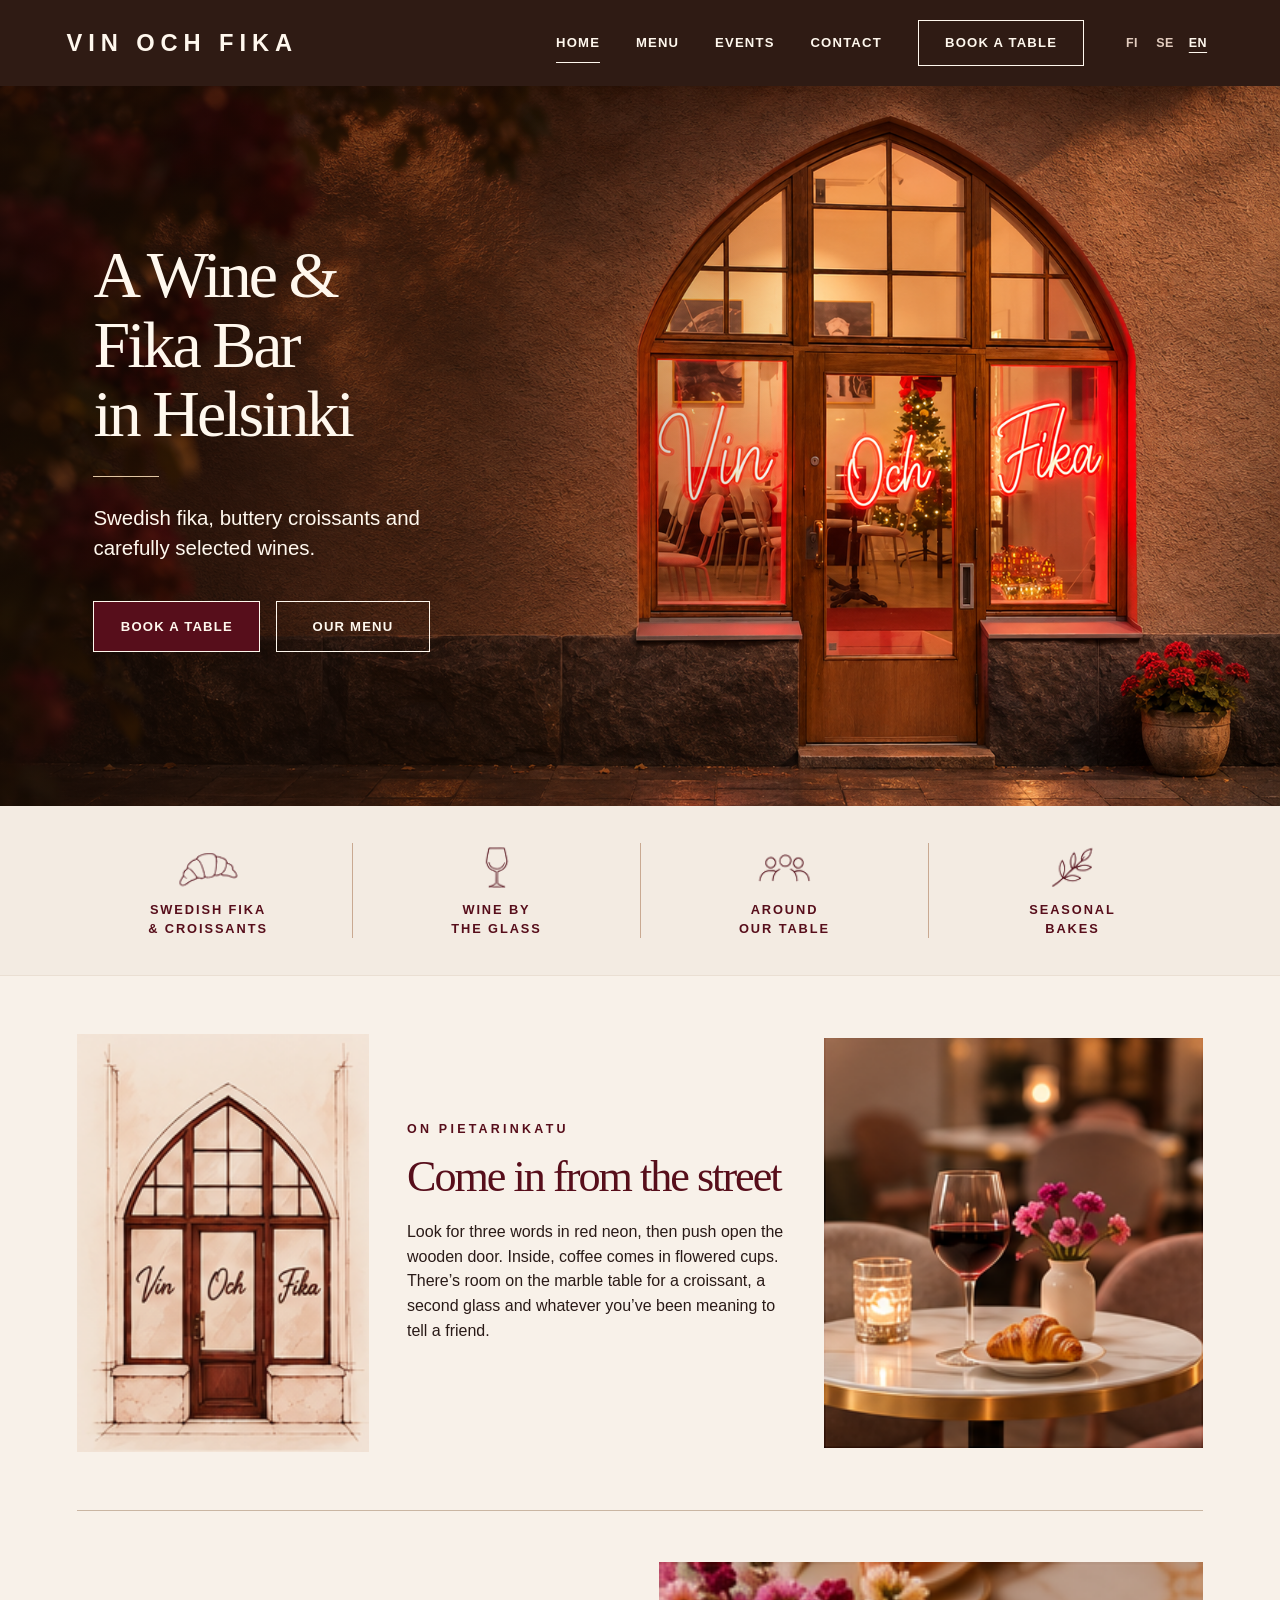
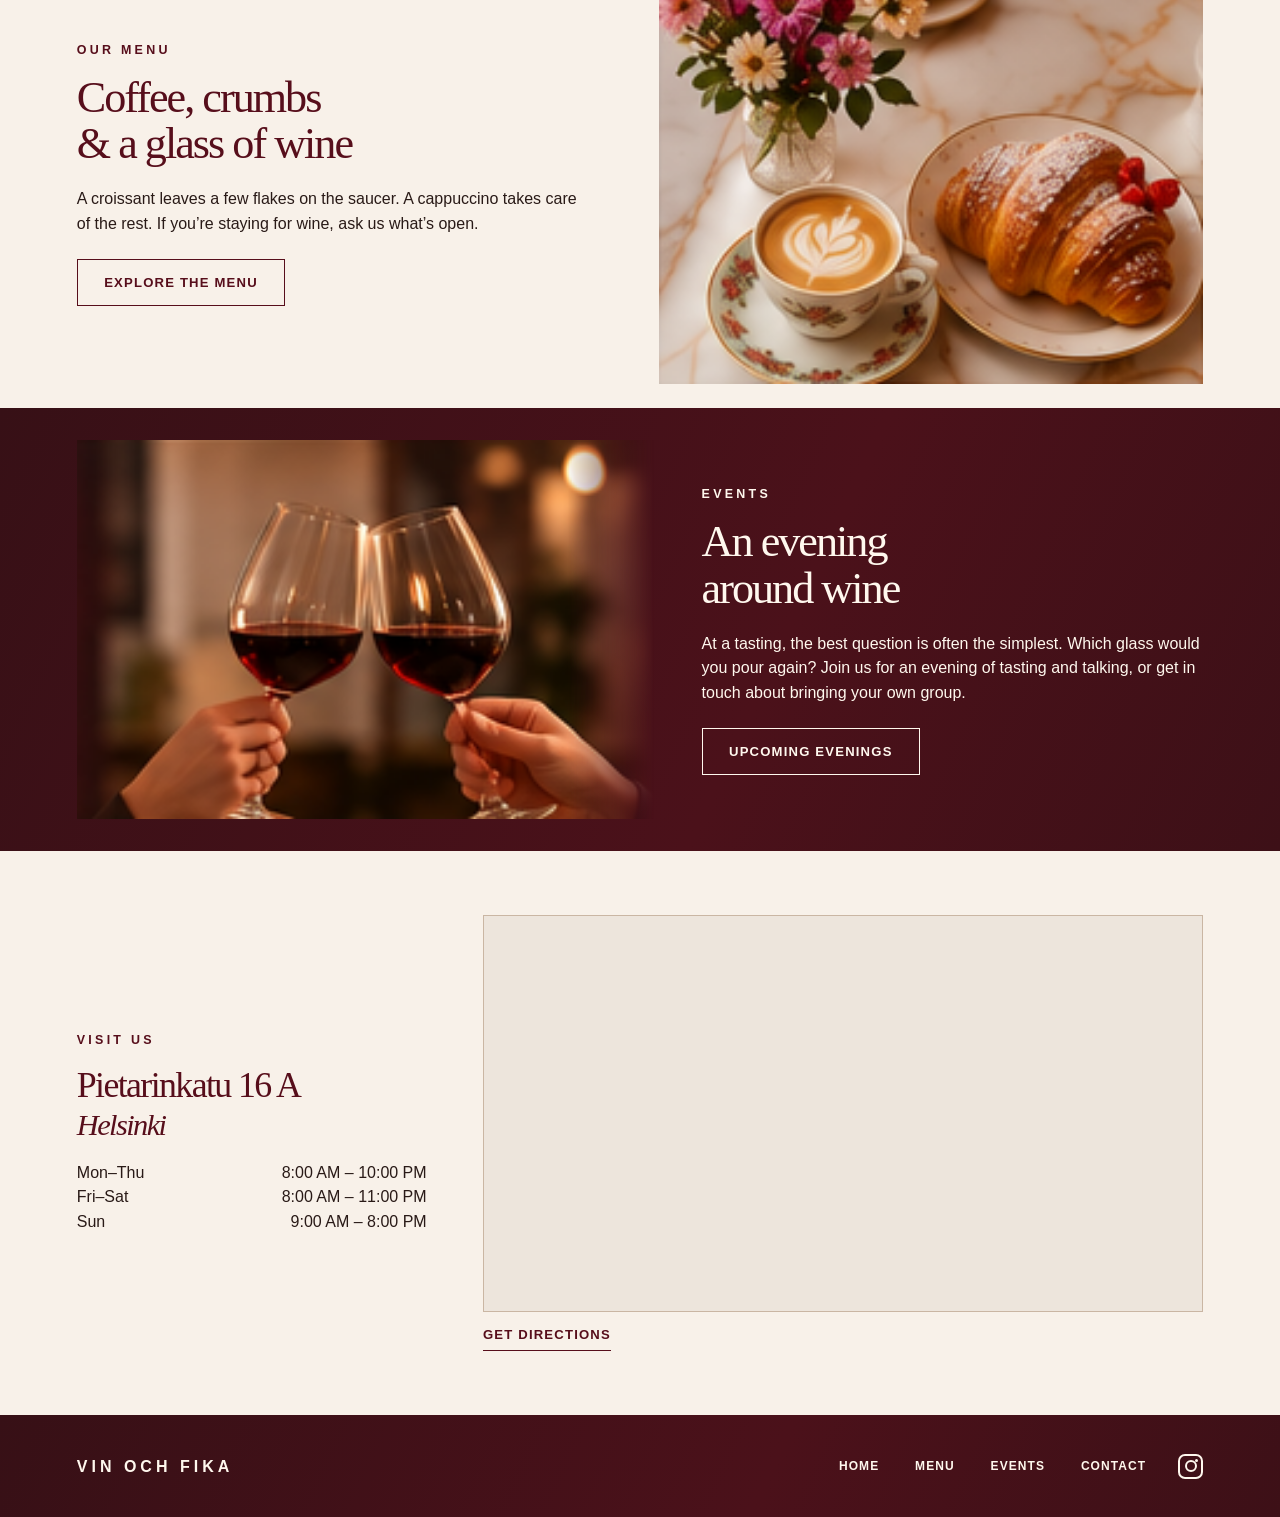
<file: index.html>
<!doctype html>
<html lang="en">
<head>
  <meta charset="utf-8">
  <meta name="viewport" content="width=device-width, initial-scale=1">
  <meta name="theme-color" content="#451018">
  <meta name="description" content="Swedish fika, buttery croissants and carefully selected wines on Pietarinkatu in Helsinki.">
  <title>Vin Och Fika | A Wine &amp; Fika Bar in Helsinki</title>
  <link rel="icon" href="images/croissant-icon.png">
  <link rel="preload" href="images/vin-och-fika-storefront.png" as="image">
  <link rel="stylesheet" href="site.css">
  <script defer src="site.js"></script>
<link rel="alternate" hreflang="fi" href="index.fi.html"><link rel="alternate" hreflang="sv" href="index.sv.html"><link rel="alternate" hreflang="en" href="index.html"></head>
<body>
<a class="skip" href="#main">Skip to content</a>
<header class="header">
  <a class="brand" href="#home">Vin Och Fika</a>
  <button class="nav-toggle" type="button" aria-expanded="false" aria-controls="navigation" aria-label="Open navigation" data-open-label="Open navigation" data-close-label="Close navigation"><span></span><span></span><span></span></button>
  <nav id="navigation" aria-label="Main navigation">
    <a href="#home" aria-current="page">Home</a><a href="menu.html">Menu</a><a href="#events">Events</a><a href="#visit">Contact</a>
    <a class="button" data-dialog="booking" href="https://ig.me/m/vinochfika">Book a Table</a>
  </nav>
<div class="languages" role="group" aria-label="Language"><a href="index.fi.html" hreflang="fi" lang="fi" aria-label="Suomi">FI</a><a href="index.sv.html" hreflang="sv" lang="sv" aria-label="Svenska">SE</a><a href="index.html" hreflang="en" lang="en" aria-label="English" aria-current="true">EN</a></div></header>
<main id="main">
  <section class="hero" id="home" aria-labelledby="hero-title">
    <div class="hero-art" role="img" aria-label="The pointed wooden doorway on Pietarinkatu with three red neon signs reading Vin Och Fika.">
      <img src="images/vin-och-fika-storefront.png" width="1672" height="941" alt="" fetchpriority="high">
    </div>
    <div class="hero-copy">
      <h1 id="hero-title">A Wine &amp;<br> Fika Bar<br> in Helsinki</h1>
      <div class="fine-rule"></div>
      <p>Swedish fika, buttery croissants and carefully selected wines.</p>
      <div class="actions"><a class="button solid" href="https://ig.me/m/vinochfika" data-dialog="booking">Book a Table</a><a class="button" href="menu.html">Our Menu</a></div>
    </div>
    <a class="down" href="#highlights" aria-label="Explore the café"></a>
  </section>
  <nav id="highlights" class="highlights" aria-label="Explore the café">
    <a href="menu.html#fika"><img src="images/croissant-icon.png" alt=""><span>Swedish fika<br> &amp; croissants</span></a>
    <a href="menu.html#wines"><img src="images/wine-icon.png" alt=""><span>Wine by<br> the glass</span></a>
    <a href="#about"><img src="images/friends-icon.png" alt=""><span>Around<br> our table</span></a>
    <a href="menu.html#seasonal"><img src="images/season-icon.png" alt=""><span>Seasonal<br> bakes</span></a>
  </nav>
  <section class="about container" id="about" aria-labelledby="about-title">
    <img class="study" src="images/door-study.png" width="194" height="278" loading="lazy" alt="An architectural sketch of the café’s pointed doorway.">
    <div class="story-copy"><p class="eyebrow">On Pietarinkatu</p><h2 id="about-title">Come in from the street</h2>
      <p>Look for three words in red neon, then push open the wooden door. Inside, coffee comes in flowered cups. There’s room on the marble table for a croissant, a second glass and whatever you’ve been meaning to tell a friend.</p>

    </div>
    <picture class="about-table"><source media="(max-width:720px)" srcset="images/coffee.png"><img src="images/table.png" width="247" height="267" alt="Flowers and a set table at the café." loading="lazy"></picture>
  </section>
  <section class="menu-feature container" id="menu" aria-labelledby="menu-title">
    <div><p class="eyebrow">Our menu</p><h2 id="menu-title">Coffee, crumbs<br> &amp; a glass of wine</h2><p>A croissant leaves a few flakes on the saucer. A cappuccino takes care of the rest. If you’re staying for wine, ask us what’s open.</p><a href="menu.html" class="button ink">Explore the menu</a></div>
    <img src="images/fika.png" width="233" height="181" alt="Cappuccino and a croissant topped with berries." loading="lazy">
  </section>

  <section class="events" id="events" aria-labelledby="events-title"><div class="event-inner container">
    <div><p class="eyebrow">Events</p><h2 id="events-title">An evening<br> around wine</h2><p>At a tasting, the best question is often the simplest. Which glass would you pour again? Join us for an evening of tasting and talking, or get in touch about bringing your own group.</p><a class="button" data-dialog="events" href="https://www.instagram.com/vinochfika/">Upcoming evenings</a></div>
    <img src="images/wine.png" width="230" height="151" alt="Two glasses of red wine raised in a toast." loading="lazy">
  </div></section>
  <section class="visit container" id="visit" aria-labelledby="visit-title">
    <div><p class="eyebrow">Visit us</p><h2 id="visit-title">Pietarinkatu 16 A<br><em>Helsinki</em></h2>
      <dl class="hours"><div><dt>Mon–Thu</dt><dd>8:00 AM – 10:00 PM</dd></div><div><dt>Fri–Sat</dt><dd>8:00 AM – 11:00 PM</dd></div><div><dt>Sun</dt><dd>9:00 AM – 8:00 PM</dd></div></dl>
    </div>
    <div class="map">
      <iframe title="Google Map of Pietarinkatu 16 A, Helsinki" src="https://www.google.com/maps?q=Pietarinkatu%2016%20A%2C%20Helsinki%2C%20Finland&amp;hl=en&amp;z=17&amp;output=embed" loading="lazy" referrerpolicy="no-referrer-when-downgrade" allowfullscreen></iframe>
      <a class="text-link" href="https://www.google.com/maps/dir/?api=1&amp;destination=Pietarinkatu+16+A%2C+Helsinki%2C+Finland" target="_blank" rel="noopener">Get directions</a>
    </div>

  </section>
</main>
<footer><a class="brand" href="#home">Vin Och Fika</a><nav aria-label="Footer navigation"><a href="#home">Home</a><a href="menu.html">Menu</a><a href="#events">Events</a><a href="#visit">Contact</a></nav><a class="social" href="https://www.instagram.com/vinochfika/" aria-label="Vin Och Fika on Instagram"><span></span></a></footer>
<dialog id="booking" aria-labelledby="book-title"><button class="close" type="button" aria-label="Close">×</button><p class="eyebrow">Vin Och Fika</p><h2 id="book-title">Book a Table</h2><p>Send us your date, time and party size on Instagram. We’ll reply there to confirm your table.</p><a class="button filled" href="https://ig.me/m/vinochfika">Message us on Instagram</a></dialog>
<dialog id="events-info" aria-labelledby="event-info-title"><button class="close" type="button" aria-label="Close">×</button><p class="eyebrow">Events</p><h2 id="event-info-title">Upcoming evenings</h2><p>We announce tastings on Instagram. For a private evening, send us a message with your preferred date and the size of your group.</p><a class="button filled" href="https://www.instagram.com/vinochfika/">Find us on Instagram</a></dialog>
</body>
</html>
</file>
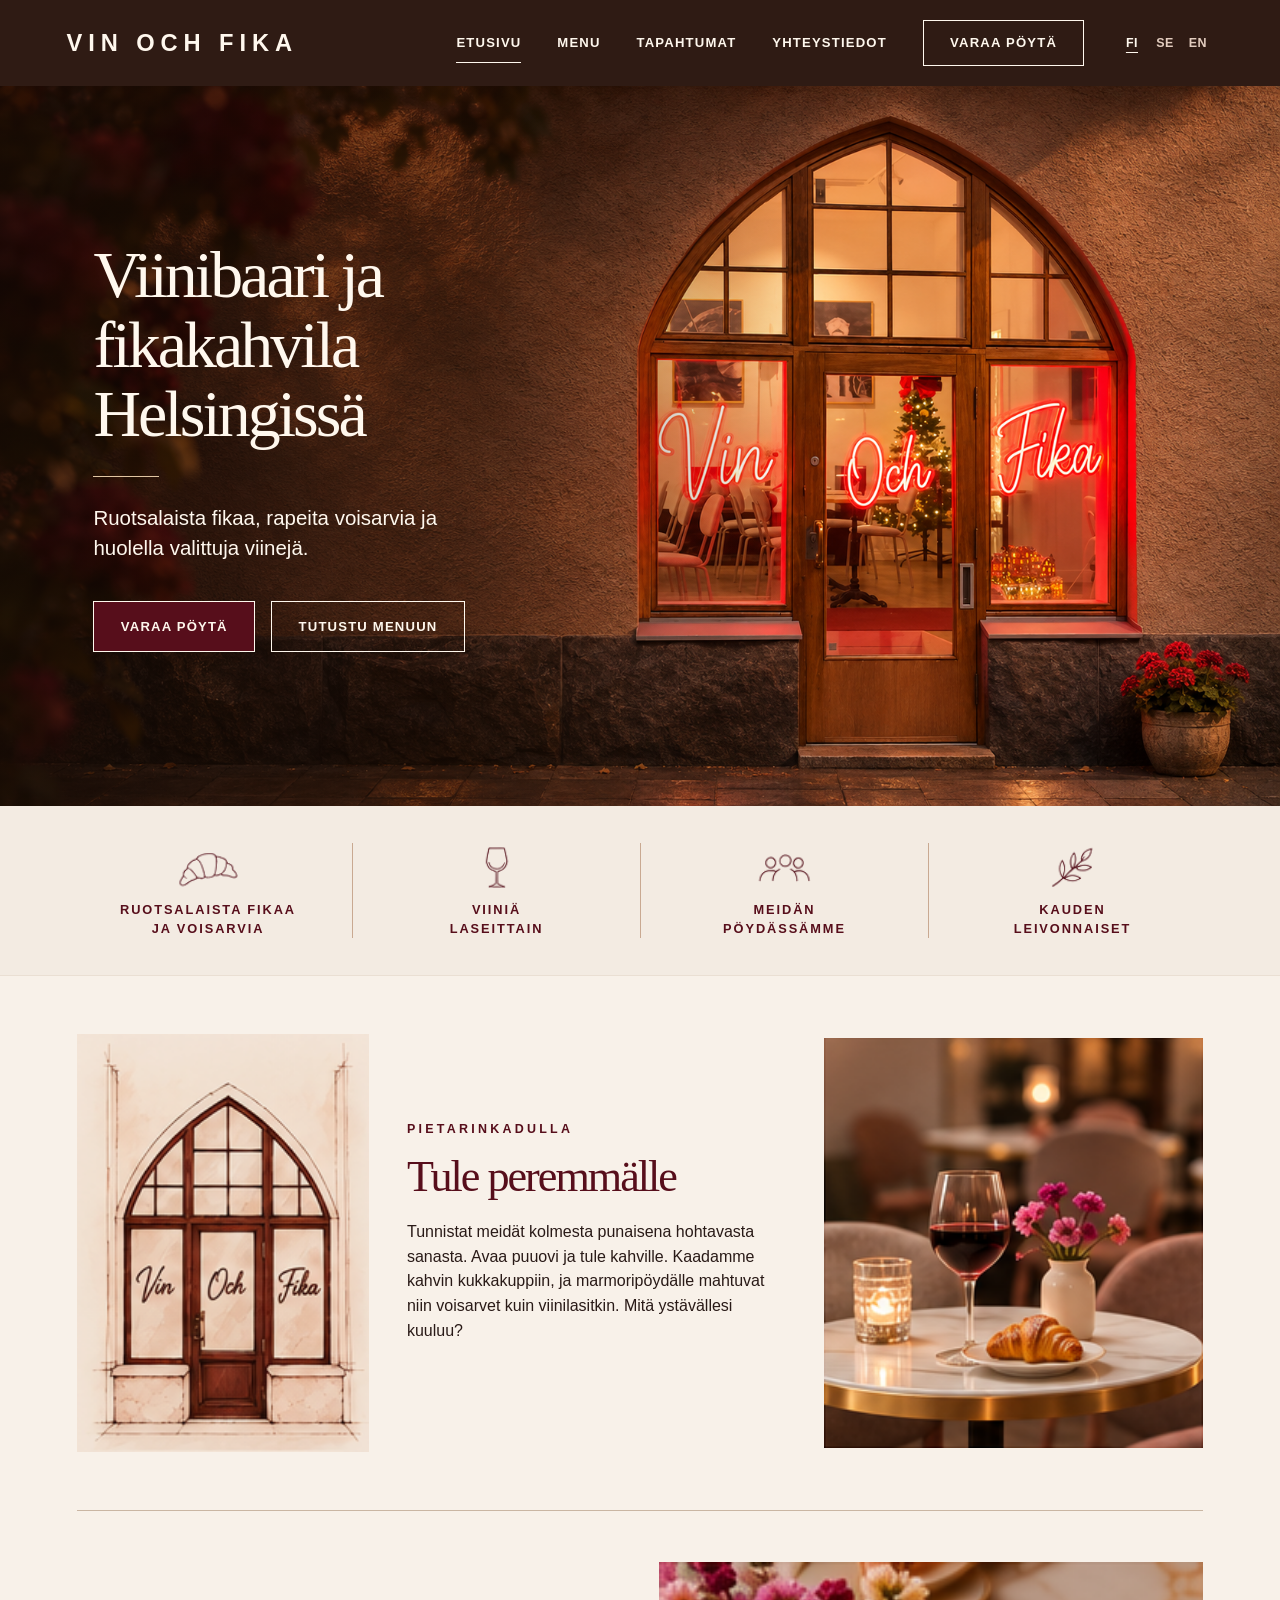
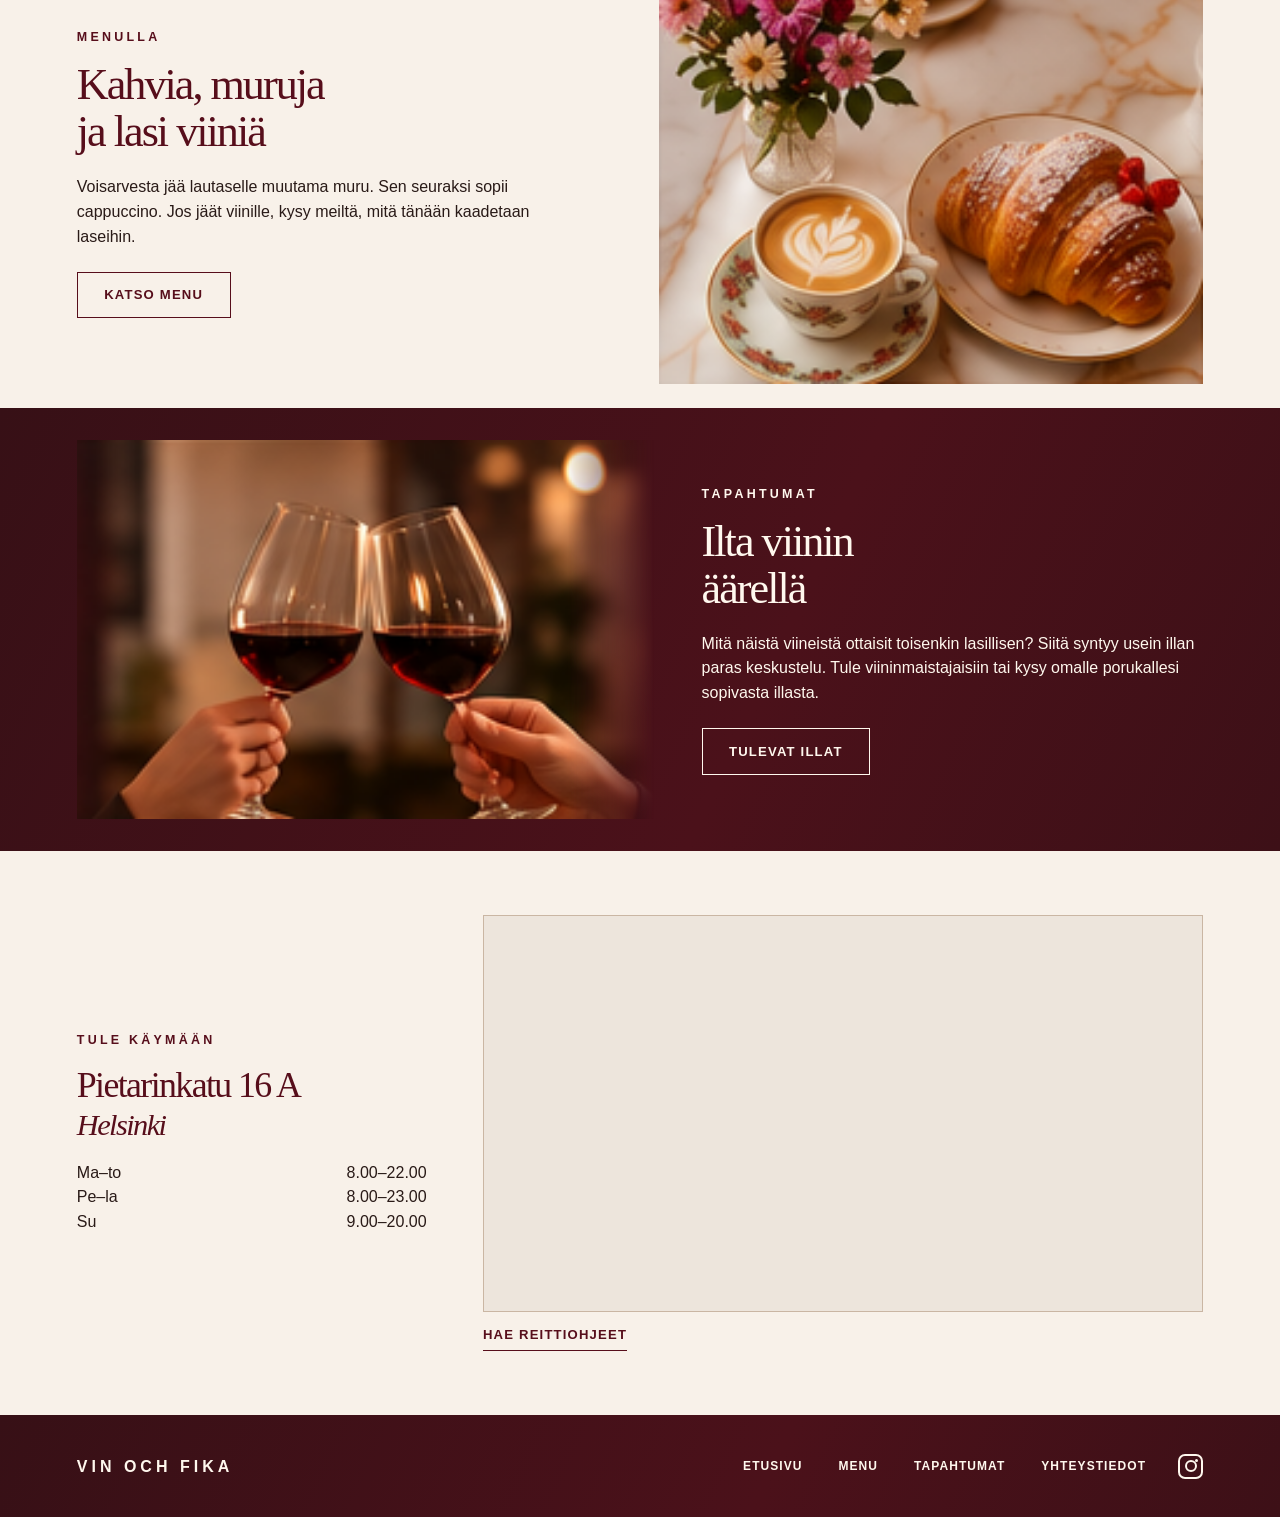
<file: index.fi.html>
<!doctype html>
<html lang="fi">
<head>
  <meta charset="utf-8">
  <meta name="viewport" content="width=device-width, initial-scale=1">
  <meta name="theme-color" content="#451018">
  <meta name="description" content="Ruotsalaista fikaa, voisarvia ja huolella valittuja viinejä Helsingin Ullanlinnassa.">
  <title>Vin Och Fika | Viinibaari ja fikakahvila Helsingissä</title>
  <link rel="icon" href="images/croissant-icon.png">
  <link rel="preload" href="images/vin-och-fika-storefront.png" as="image">
  <link rel="stylesheet" href="site.css">
  <script defer src="site.js"></script>
<link rel="alternate" hreflang="fi" href="index.fi.html"><link rel="alternate" hreflang="sv" href="index.sv.html"><link rel="alternate" hreflang="en" href="index.html"></head>
<body>
<a class="skip" href="#main">Siirry sisältöön</a>
<header class="header">
  <a class="brand" href="#home">Vin Och Fika</a>
  <button class="nav-toggle" type="button" aria-expanded="false" aria-controls="navigation" aria-label="Avaa valikko" data-open-label="Avaa valikko" data-close-label="Sulje valikko"><span></span><span></span><span></span></button>
  <nav id="navigation" aria-label="Päävalikko">
    <a href="#home" aria-current="page">Etusivu</a><a href="menu.fi.html">Menu</a><a href="#events">Tapahtumat</a><a href="#visit">Yhteystiedot</a>
    <a class="button" data-dialog="booking" href="https://ig.me/m/vinochfika">Varaa pöytä</a>
  </nav>
<div class="languages" role="group" aria-label="Kieli"><a href="index.fi.html" hreflang="fi" lang="fi" aria-label="Suomi" aria-current="true">FI</a><a href="index.sv.html" hreflang="sv" lang="sv" aria-label="Svenska">SE</a><a href="index.html" hreflang="en" lang="en" aria-label="English">EN</a></div></header>
<main id="main">
  <section class="hero" id="home" aria-labelledby="hero-title">
    <div class="hero-art" role="img" aria-label="Pietarinkadun puuovessa on terävä kaari. Ikkunoissa hohtavat punaiset sanat Vin Och Fika.">
      <img src="images/vin-och-fika-storefront.png" width="1672" height="941" alt="" fetchpriority="high">
    </div>
    <div class="hero-copy">
      <h1 id="hero-title">Viinibaari ja<br> fikakahvila<br> Helsingissä</h1>
      <div class="fine-rule"></div>
      <p>Ruotsalaista fikaa, rapeita voisarvia ja huolella valittuja viinejä.</p>
      <div class="actions"><a class="button solid" href="https://ig.me/m/vinochfika" data-dialog="booking">Varaa pöytä</a><a class="button" href="menu.fi.html">Tutustu menuun</a></div>
    </div>
    <a class="down" href="#highlights" aria-label="Tutustu kahvilaan"></a>
  </section>
  <nav id="highlights" class="highlights" aria-label="Tutustu kahvilaan">
    <a href="menu.fi.html#fika"><img src="images/croissant-icon.png" alt=""><span>Ruotsalaista fikaa<br> ja voisarvia</span></a>
    <a href="menu.fi.html#wines"><img src="images/wine-icon.png" alt=""><span>Viiniä<br> laseittain</span></a>
    <a href="#about"><img src="images/friends-icon.png" alt=""><span>Meidän<br> pöydässämme</span></a>
    <a href="menu.fi.html#seasonal"><img src="images/season-icon.png" alt=""><span>Kauden<br> leivonnaiset</span></a>
  </nav>
  <section class="about container" id="about" aria-labelledby="about-title">
    <img class="study" src="images/door-study.png" width="194" height="278" loading="lazy" alt="Piirros kahvilan suippokaarisesta ovesta.">
    <div class="story-copy"><p class="eyebrow">Pietarinkadulla</p><h2 id="about-title">Tule peremmälle</h2>
      <p>Tunnistat meidät kolmesta punaisena hohtavasta sanasta. Avaa puuovi ja tule kahville. Kaadamme kahvin kukkakuppiin, ja marmoripöydälle mahtuvat niin voisarvet kuin viinilasitkin. Mitä ystävällesi kuuluu?</p>

    </div>
    <picture class="about-table"><source media="(max-width:720px)" srcset="images/coffee.png"><img src="images/table.png" width="247" height="267" alt="Kukkia kahvilan katetulla pöydällä." loading="lazy"></picture>
  </section>
  <section class="menu-feature container" id="menu" aria-labelledby="menu-title">
    <div><p class="eyebrow">Menulla</p><h2 id="menu-title">Kahvia, muruja<br> ja lasi viiniä</h2><p>Voisarvesta jää lautaselle muutama muru. Sen seuraksi sopii cappuccino. Jos jäät viinille, kysy meiltä, mitä tänään kaadetaan laseihin.</p><a href="menu.fi.html" class="button ink">Katso menu</a></div>
    <img src="images/fika.png" width="233" height="181" alt="Cappuccino ja marjoilla koristeltu croissant." loading="lazy">
  </section>

  <section class="events" id="events" aria-labelledby="events-title"><div class="event-inner container">
    <div><p class="eyebrow">Tapahtumat</p><h2 id="events-title">Ilta viinin<br> äärellä</h2><p>Mitä näistä viineistä ottaisit toisenkin lasillisen? Siitä syntyy usein illan paras keskustelu. Tule viininmaistajaisiin tai kysy omalle porukallesi sopivasta illasta.</p><a class="button" data-dialog="events" href="https://www.instagram.com/vinochfika/">Tulevat illat</a></div>
    <img src="images/wine.png" width="230" height="151" alt="Kaksi punaviinilasia nousee maljaan." loading="lazy">
  </div></section>
  <section class="visit container" id="visit" aria-labelledby="visit-title">
    <div><p class="eyebrow">Tule käymään</p><h2 id="visit-title">Pietarinkatu 16 A<br><em>Helsinki</em></h2>
      <dl class="hours"><div><dt>Ma–to</dt><dd>8.00–22.00</dd></div><div><dt>Pe–la</dt><dd>8.00–23.00</dd></div><div><dt>Su</dt><dd>9.00–20.00</dd></div></dl>
    </div>
    <div class="map">
      <iframe title="Pietarinkatu 16 A, Helsinki Google Mapsissa" src="https://www.google.com/maps?q=Pietarinkatu%2016%20A%2C%20Helsinki%2C%20Finland&amp;hl=fi&amp;z=17&amp;output=embed" loading="lazy" referrerpolicy="no-referrer-when-downgrade" allowfullscreen></iframe>
      <a class="text-link" href="https://www.google.com/maps/dir/?api=1&amp;destination=Pietarinkatu+16+A%2C+Helsinki%2C+Finland" target="_blank" rel="noopener">Hae reittiohjeet</a>
    </div>

  </section>
</main>
<footer><a class="brand" href="#home">Vin Och Fika</a><nav aria-label="Alatunnisteen valikko"><a href="#home">Etusivu</a><a href="menu.fi.html">Menu</a><a href="#events">Tapahtumat</a><a href="#visit">Yhteystiedot</a></nav><a class="social" href="https://www.instagram.com/vinochfika/" aria-label="Vin Och Fika Instagramissa"><span></span></a></footer>
<dialog id="booking" aria-labelledby="book-title"><button class="close" type="button" aria-label="Sulje">×</button><p class="eyebrow">Vin Och Fika</p><h2 id="book-title">Varaa pöytä</h2><p>Lähetä meille Instagramissa toivomasi päivä, kellonaika ja henkilömäärä. Vahvistamme varauksen vastausviestillä.</p><a class="button filled" href="https://ig.me/m/vinochfika">Lähetä viesti Instagramissa</a></dialog>
<dialog id="events-info" aria-labelledby="event-info-title"><button class="close" type="button" aria-label="Sulje">×</button><p class="eyebrow">Tapahtumat</p><h2 id="event-info-title">Tulevat illat</h2><p>Kerromme tulevista maistajaisista Instagramissa. Jos suunnittelet yksityistilaisuutta, lähetä meille toivomasi päivä ja seurueen koko.</p><a class="button filled" href="https://www.instagram.com/vinochfika/">Avaa Instagram</a></dialog>
</body>
</html>
</file>
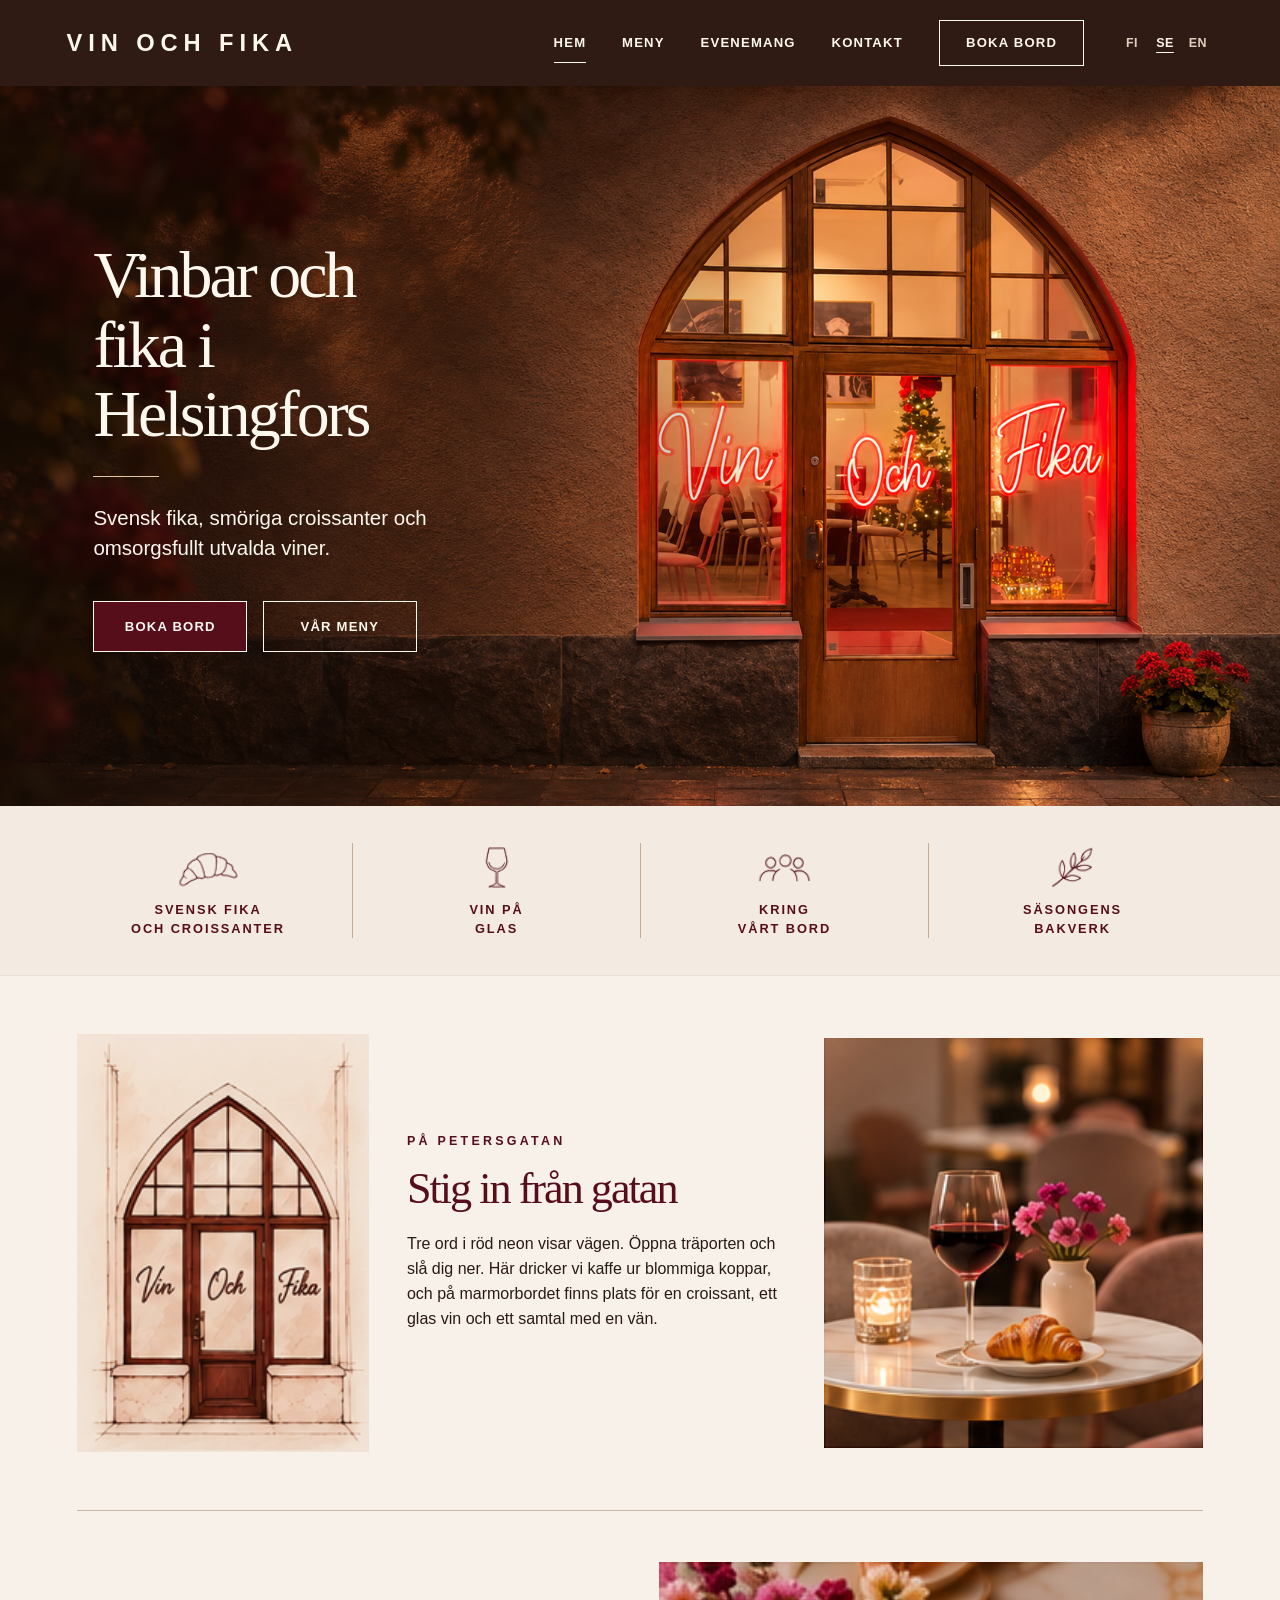
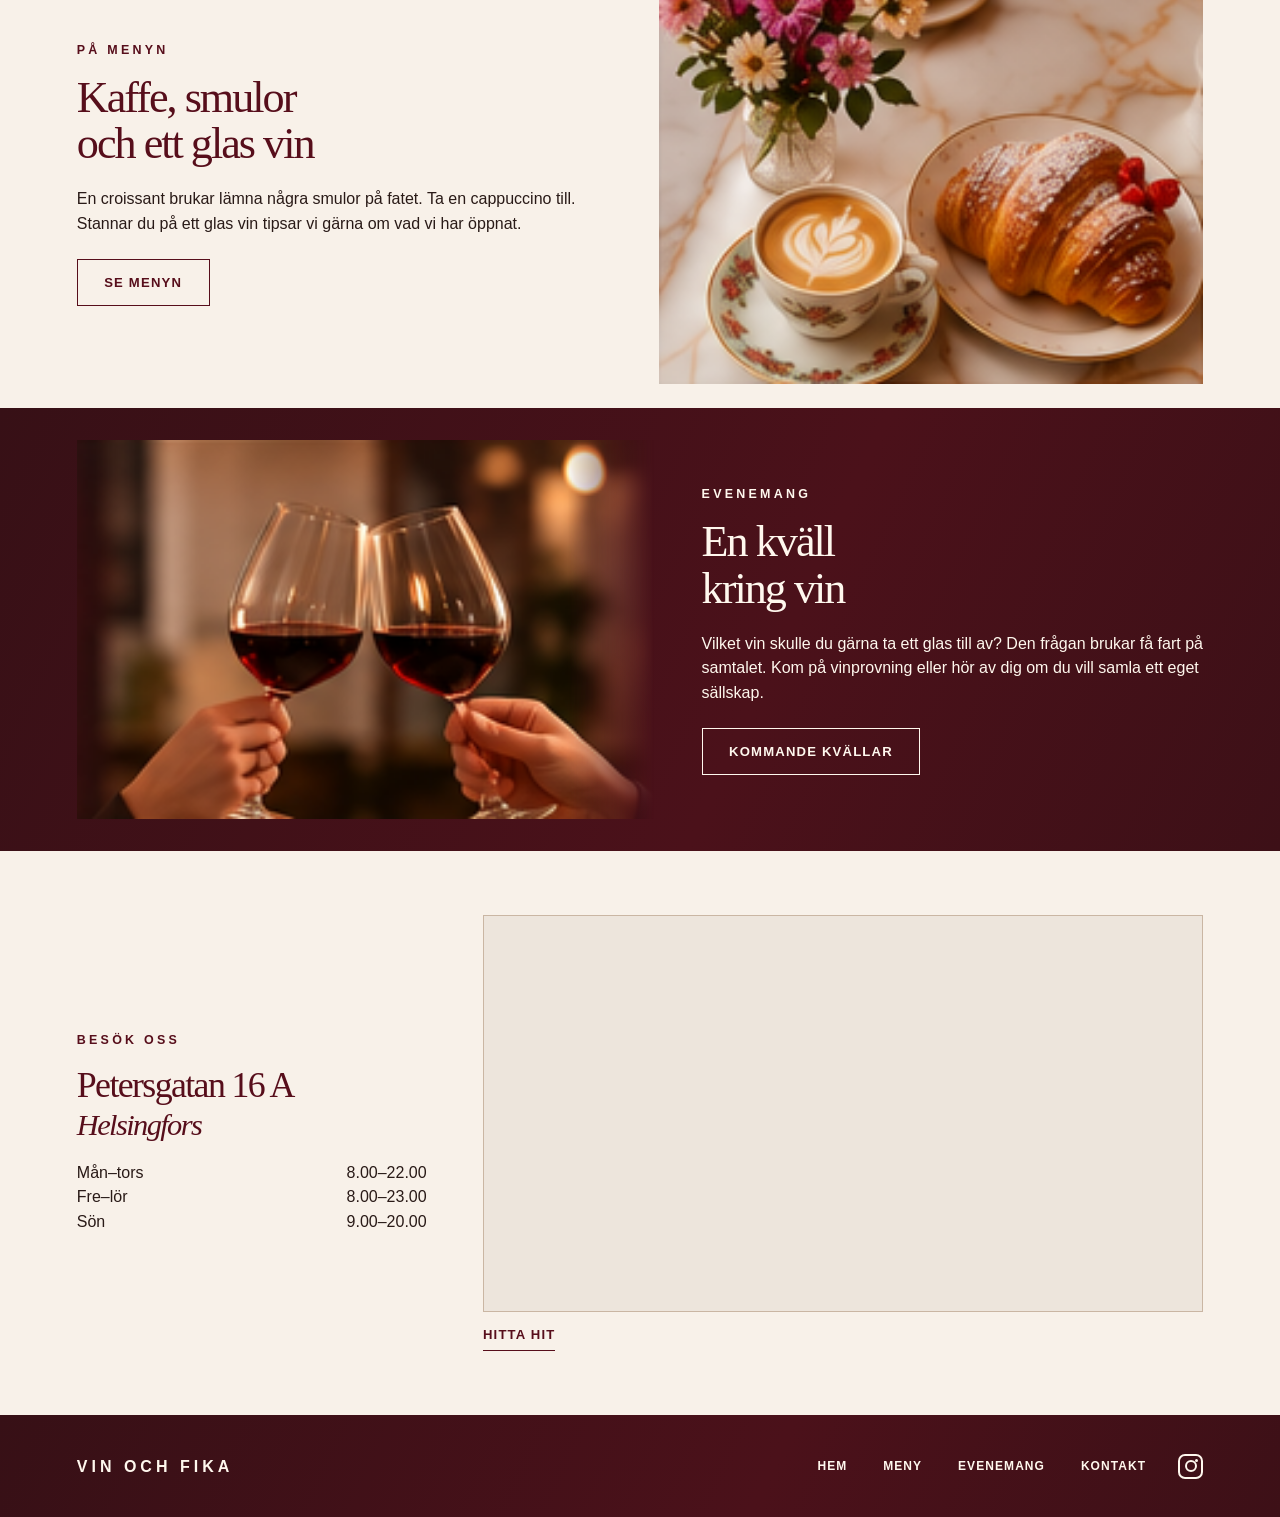
<file: index.sv.html>
<!doctype html>
<html lang="sv">
<head>
  <meta charset="utf-8">
  <meta name="viewport" content="width=device-width, initial-scale=1">
  <meta name="theme-color" content="#451018">
  <meta name="description" content="Svensk fika, smöriga croissanter och omsorgsfullt utvalda viner i Ulrikasborg i Helsingfors.">
  <title>Vin Och Fika | Vinbar och fika i Helsingfors</title>
  <link rel="icon" href="images/croissant-icon.png">
  <link rel="preload" href="images/vin-och-fika-storefront.png" as="image">
  <link rel="stylesheet" href="site.css">
  <script defer src="site.js"></script>
<link rel="alternate" hreflang="fi" href="index.fi.html"><link rel="alternate" hreflang="sv" href="index.sv.html"><link rel="alternate" hreflang="en" href="index.html"></head>
<body>
<a class="skip" href="#main">Hoppa till innehållet</a>
<header class="header">
  <a class="brand" href="#home">Vin Och Fika</a>
  <button class="nav-toggle" type="button" aria-expanded="false" aria-controls="navigation" aria-label="Öppna menyn" data-open-label="Öppna menyn" data-close-label="Stäng menyn"><span></span><span></span><span></span></button>
  <nav id="navigation" aria-label="Huvudmeny">
    <a href="#home" aria-current="page">Hem</a><a href="menu.sv.html">Meny</a><a href="#events">Evenemang</a><a href="#visit">Kontakt</a>
    <a class="button" data-dialog="booking" href="https://ig.me/m/vinochfika">Boka bord</a>
  </nav>
<div class="languages" role="group" aria-label="Språk"><a href="index.fi.html" hreflang="fi" lang="fi" aria-label="Suomi">FI</a><a href="index.sv.html" hreflang="sv" lang="sv" aria-label="Svenska" aria-current="true">SE</a><a href="index.html" hreflang="en" lang="en" aria-label="English">EN</a></div></header>
<main id="main">
  <section class="hero" id="home" aria-labelledby="hero-title">
    <div class="hero-art" role="img" aria-label="Den spetsbågiga träporten på Petersgatan med orden Vin Och Fika i röd neon.">
      <img src="images/vin-och-fika-storefront.png" width="1672" height="941" alt="" fetchpriority="high">
    </div>
    <div class="hero-copy">
      <h1 id="hero-title">Vinbar och<br> fika i<br> Helsingfors</h1>
      <div class="fine-rule"></div>
      <p>Svensk fika, smöriga croissanter och omsorgsfullt utvalda viner.</p>
      <div class="actions"><a class="button solid" href="https://ig.me/m/vinochfika" data-dialog="booking">Boka bord</a><a class="button" href="menu.sv.html">Vår meny</a></div>
    </div>
    <a class="down" href="#highlights" aria-label="Upptäck kaféet"></a>
  </section>
  <nav id="highlights" class="highlights" aria-label="Upptäck kaféet">
    <a href="menu.sv.html#fika"><img src="images/croissant-icon.png" alt=""><span>Svensk fika<br> och croissanter</span></a>
    <a href="menu.sv.html#wines"><img src="images/wine-icon.png" alt=""><span>Vin på<br> glas</span></a>
    <a href="#about"><img src="images/friends-icon.png" alt=""><span>Kring<br> vårt bord</span></a>
    <a href="menu.sv.html#seasonal"><img src="images/season-icon.png" alt=""><span>Säsongens<br> bakverk</span></a>
  </nav>
  <section class="about container" id="about" aria-labelledby="about-title">
    <img class="study" src="images/door-study.png" width="194" height="278" loading="lazy" alt="En skiss av kaféets spetsbågiga port.">
    <div class="story-copy"><p class="eyebrow">På Petersgatan</p><h2 id="about-title">Stig in från gatan</h2>
      <p>Tre ord i röd neon visar vägen. Öppna träporten och slå dig ner. Här dricker vi kaffe ur blommiga koppar, och på marmorbordet finns plats för en croissant, ett glas vin och ett samtal med en vän.</p>

    </div>
    <picture class="about-table"><source media="(max-width:720px)" srcset="images/coffee.png"><img src="images/table.png" width="247" height="267" alt="Blommor på ett dukat bord på kaféet." loading="lazy"></picture>
  </section>
  <section class="menu-feature container" id="menu" aria-labelledby="menu-title">
    <div><p class="eyebrow">På menyn</p><h2 id="menu-title">Kaffe, smulor<br> och ett glas vin</h2><p>En croissant brukar lämna några smulor på fatet. Ta en cappuccino till. Stannar du på ett glas vin tipsar vi gärna om vad vi har öppnat.</p><a href="menu.sv.html" class="button ink">Se menyn</a></div>
    <img src="images/fika.png" width="233" height="181" alt="Cappuccino och en croissant med bär." loading="lazy">
  </section>

  <section class="events" id="events" aria-labelledby="events-title"><div class="event-inner container">
    <div><p class="eyebrow">Evenemang</p><h2 id="events-title">En kväll<br> kring vin</h2><p>Vilket vin skulle du gärna ta ett glas till av? Den frågan brukar få fart på samtalet. Kom på vinprovning eller hör av dig om du vill samla ett eget sällskap.</p><a class="button" data-dialog="events" href="https://www.instagram.com/vinochfika/">Kommande kvällar</a></div>
    <img src="images/wine.png" width="230" height="151" alt="Två glas rödvin höjs för en skål." loading="lazy">
  </div></section>
  <section class="visit container" id="visit" aria-labelledby="visit-title">
    <div><p class="eyebrow">Besök oss</p><h2 id="visit-title">Petersgatan 16 A<br><em>Helsingfors</em></h2>
      <dl class="hours"><div><dt>Mån–tors</dt><dd>8.00–22.00</dd></div><div><dt>Fre–lör</dt><dd>8.00–23.00</dd></div><div><dt>Sön</dt><dd>9.00–20.00</dd></div></dl>
    </div>
    <div class="map">
      <iframe title="Google Maps-karta över Petersgatan 16 A, Helsingfors" src="https://www.google.com/maps?q=Pietarinkatu%2016%20A%2C%20Helsinki%2C%20Finland&amp;hl=sv&amp;z=17&amp;output=embed" loading="lazy" referrerpolicy="no-referrer-when-downgrade" allowfullscreen></iframe>
      <a class="text-link" href="https://www.google.com/maps/dir/?api=1&amp;destination=Pietarinkatu+16+A%2C+Helsinki%2C+Finland" target="_blank" rel="noopener">Hitta hit</a>
    </div>

  </section>
</main>
<footer><a class="brand" href="#home">Vin Och Fika</a><nav aria-label="Sidfotsmeny"><a href="#home">Hem</a><a href="menu.sv.html">Meny</a><a href="#events">Evenemang</a><a href="#visit">Kontakt</a></nav><a class="social" href="https://www.instagram.com/vinochfika/" aria-label="Vin Och Fika på Instagram"><span></span></a></footer>
<dialog id="booking" aria-labelledby="book-title"><button class="close" type="button" aria-label="Stäng">×</button><p class="eyebrow">Vin Och Fika</p><h2 id="book-title">Boka bord</h2><p>Skriv till oss på Instagram och berätta vilken dag och tid ni vill komma och hur många ni är. Vi bekräftar bokningen i vårt svar.</p><a class="button filled" href="https://ig.me/m/vinochfika">Skriv till oss på Instagram</a></dialog>
<dialog id="events-info" aria-labelledby="event-info-title"><button class="close" type="button" aria-label="Stäng">×</button><p class="eyebrow">Evenemang</p><h2 id="event-info-title">Kommande kvällar</h2><p>Vi berättar om kommande provningar på Instagram. Vill du ordna en egen kväll? Skicka oss önskat datum och antal gäster.</p><a class="button filled" href="https://www.instagram.com/vinochfika/">Till Instagram</a></dialog>
</body>
</html>
</file>
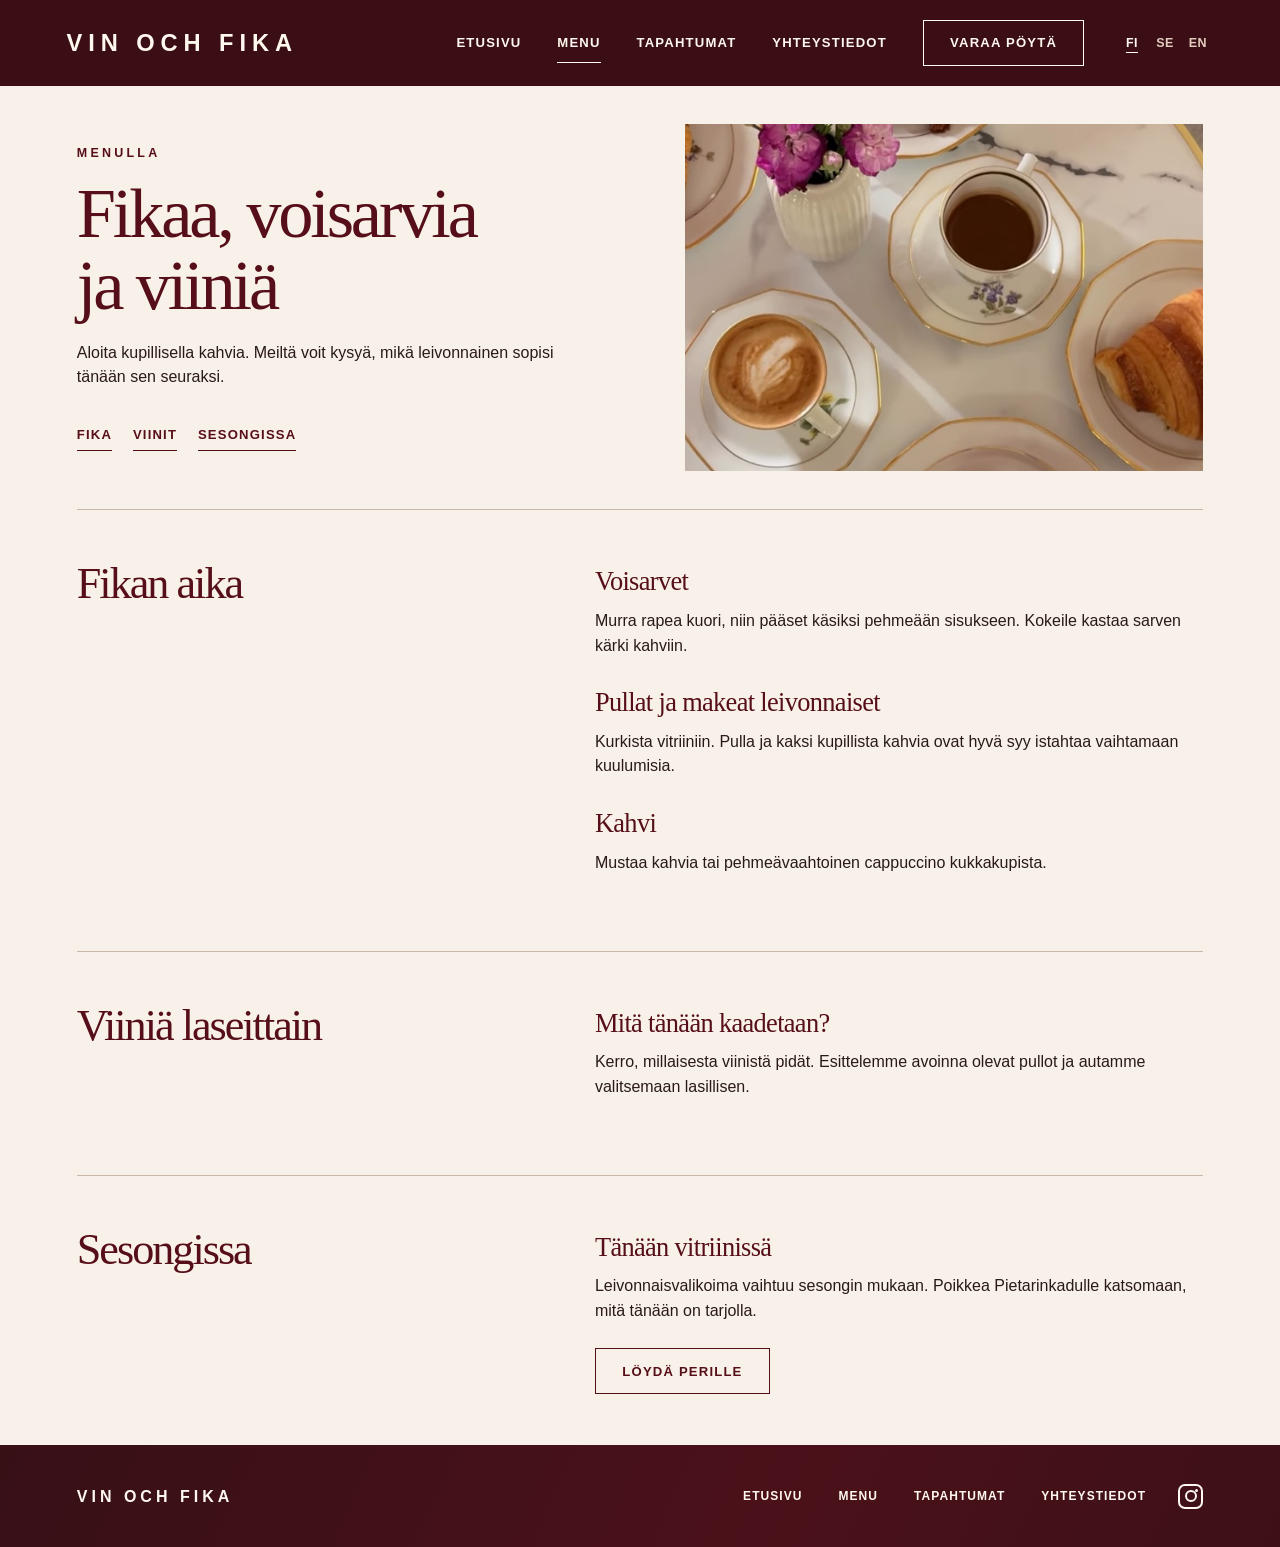
<file: menu.fi.html>
<!doctype html>
<html lang="fi">
<head>
  <meta charset="utf-8">
  <meta name="viewport" content="width=device-width, initial-scale=1">
  <meta name="theme-color" content="#451018">
  <meta name="description" content="Voisarvia, pullaa, kahvia ja viiniä laseittain Vin Och Fikassa.">
  <title>Menu | Vin Och Fika</title>
  <link rel="icon" href="images/croissant-icon.png">
  <link rel="stylesheet" href="site.css">
  <script defer src="site.js"></script>
<link rel="alternate" hreflang="fi" href="menu.fi.html"><link rel="alternate" hreflang="sv" href="menu.sv.html"><link rel="alternate" hreflang="en" href="menu.html"></head>
<body class="menu-page">
<a class="skip" href="#main">Siirry sisältöön</a>
<header class="header">
  <a class="brand" href="index.fi.html">Vin Och Fika</a>
  <button class="nav-toggle" type="button" aria-expanded="false" aria-controls="navigation" aria-label="Avaa valikko" data-open-label="Avaa valikko" data-close-label="Sulje valikko"><span></span><span></span><span></span></button>
  <nav id="navigation" aria-label="Päävalikko">
    <a href="index.fi.html">Etusivu</a><a href="menu.fi.html" aria-current="page">Menu</a><a href="index.fi.html#events">Tapahtumat</a><a href="index.fi.html#visit">Yhteystiedot</a>
    <a class="button" data-dialog="booking" href="https://ig.me/m/vinochfika">Varaa pöytä</a>
  </nav>
<div class="languages" role="group" aria-label="Kieli"><a href="menu.fi.html" hreflang="fi" lang="fi" aria-label="Suomi" aria-current="true">FI</a><a href="menu.sv.html" hreflang="sv" lang="sv" aria-label="Svenska">SE</a><a href="menu.html" hreflang="en" lang="en" aria-label="English">EN</a></div></header>
<main id="main" class="container">
  <section class="menu-intro"><div><p class="eyebrow">Menulla</p><h1>Fikaa, voisarvia<br> ja viiniä</h1><p>Aloita kupillisella kahvia. Meiltä voit kysyä, mikä leivonnainen sopisi tänään sen seuraksi.</p>
    <nav class="menu-links" aria-label="Menun osiot"><a class="text-link" href="#fika">Fika</a><a class="text-link" href="#wines">Viinit</a><a class="text-link" href="#seasonal">Sesongissa</a></nav></div>
    <img src="images/coffee.png" width="610" height="408" alt="Kahvia, leivonnaisia ja kukkia kahvilan pöydällä.">
  </section>
  <section class="menu-section" id="fika"><h2>Fikan aika</h2><div><h3>Voisarvet</h3><p>Murra rapea kuori, niin pääset käsiksi pehmeään sisukseen. Kokeile kastaa sarven kärki kahviin.</p><h3>Pullat ja makeat leivonnaiset</h3><p>Kurkista vitriiniin. Pulla ja kaksi kupillista kahvia ovat hyvä syy istahtaa vaihtamaan kuulumisia.</p><h3>Kahvi</h3><p>Mustaa kahvia tai pehmeävaahtoinen cappuccino kukkakupista.</p></div></section>
  <section class="menu-section" id="wines"><h2>Viiniä laseittain</h2><div><h3>Mitä tänään kaadetaan?</h3><p>Kerro, millaisesta viinistä pidät. Esittelemme avoinna olevat pullot ja autamme valitsemaan lasillisen.</p></div></section>
  <section class="menu-section" id="seasonal"><h2>Sesongissa</h2><div><h3>Tänään vitriinissä</h3><p>Leivonnaisvalikoima vaihtuu sesongin mukaan. Poikkea Pietarinkadulle katsomaan, mitä tänään on tarjolla.</p><a href="index.fi.html#visit" class="button ink">Löydä perille</a></div></section>
</main>
<footer><a class="brand" href="index.fi.html">Vin Och Fika</a><nav aria-label="Alatunnisteen valikko"><a href="index.fi.html">Etusivu</a><a href="menu.fi.html">Menu</a><a href="index.fi.html#events">Tapahtumat</a><a href="index.fi.html#visit">Yhteystiedot</a></nav><a class="social" href="https://www.instagram.com/vinochfika/" aria-label="Vin Och Fika Instagramissa"><span></span></a></footer>
<dialog id="booking" aria-labelledby="book-title"><button class="close" type="button" aria-label="Sulje">×</button><p class="eyebrow">Vin Och Fika</p><h2 id="book-title">Varaa pöytä</h2><p>Lähetä meille Instagramissa toivomasi päivä, kellonaika ja henkilömäärä. Vahvistamme varauksen vastausviestillä.</p><a class="button filled" href="https://ig.me/m/vinochfika">Lähetä viesti Instagramissa</a></dialog>
</body>
</html>
</file>
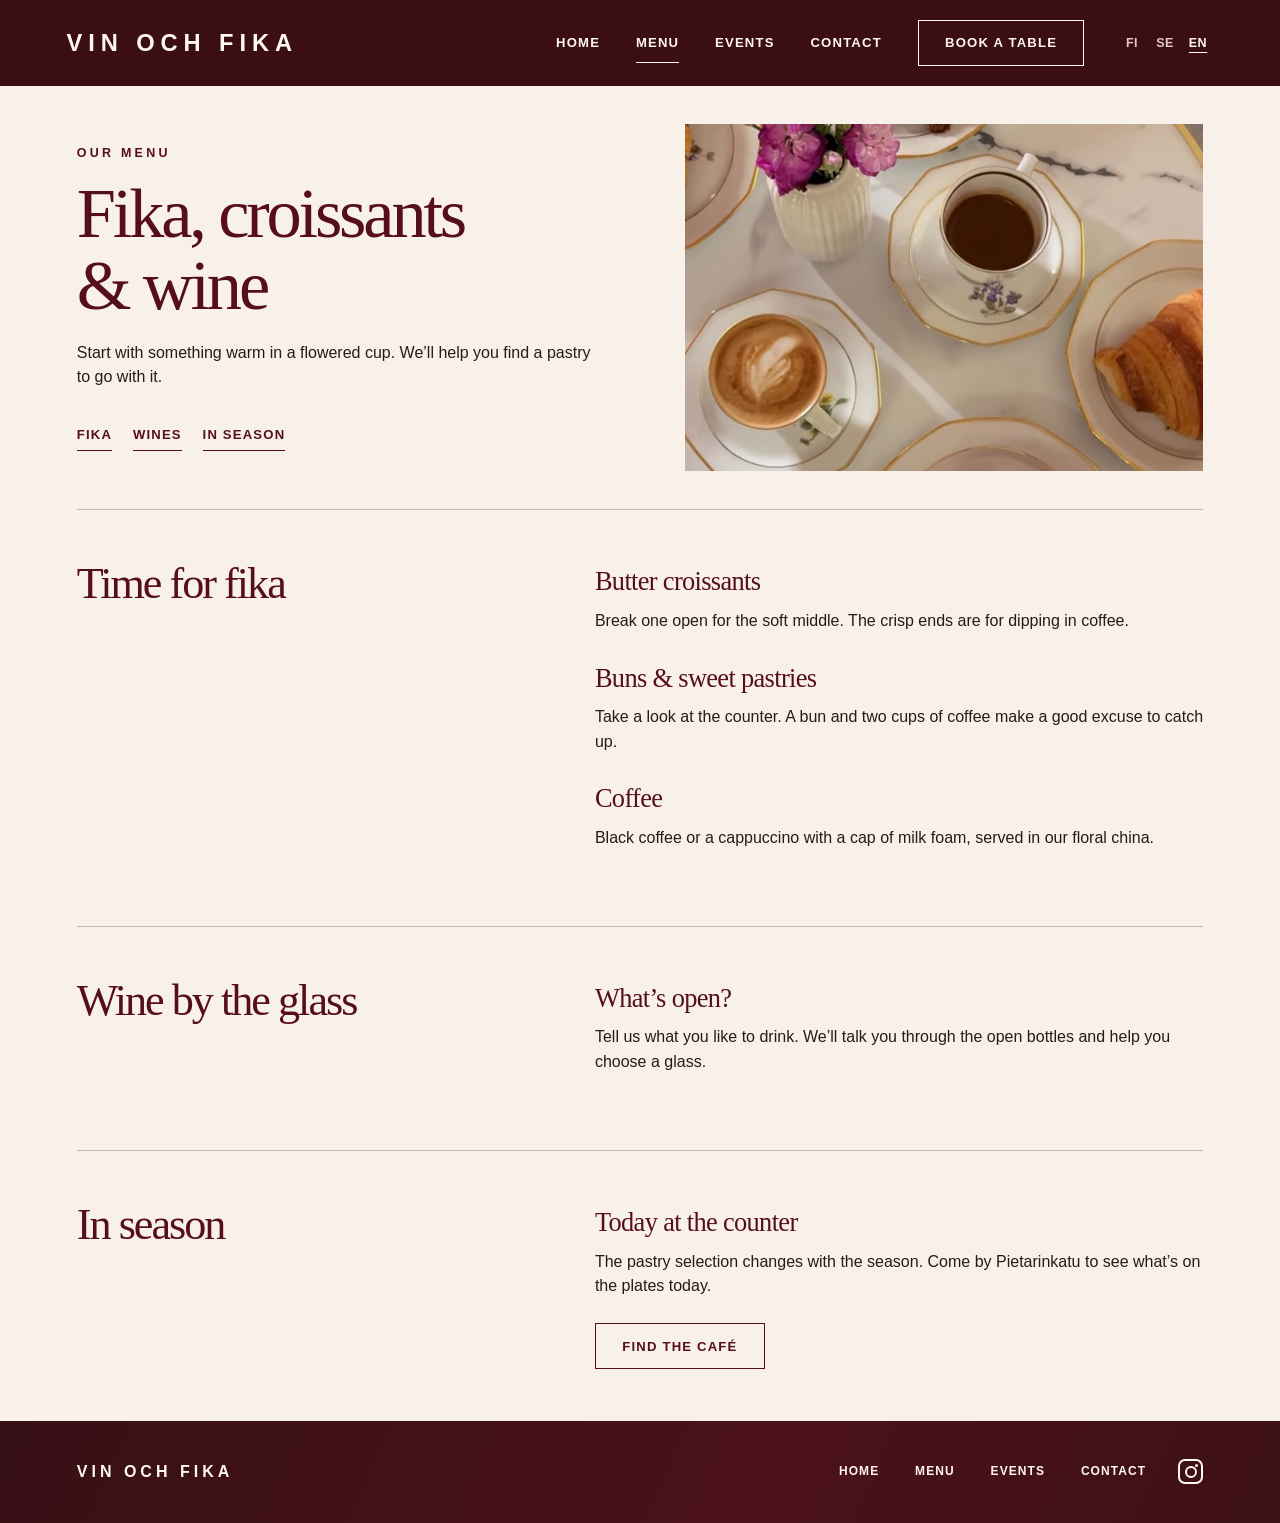
<file: menu.html>
<!doctype html>
<html lang="en">
<head>
  <meta charset="utf-8">
  <meta name="viewport" content="width=device-width, initial-scale=1">
  <meta name="theme-color" content="#451018">
  <meta name="description" content="Croissants, Swedish buns, coffee and wines by the glass at Vin Och Fika.">
  <title>Our Menu | Vin Och Fika</title>
  <link rel="icon" href="images/croissant-icon.png">
  <link rel="stylesheet" href="site.css">
  <script defer src="site.js"></script>
<link rel="alternate" hreflang="fi" href="menu.fi.html"><link rel="alternate" hreflang="sv" href="menu.sv.html"><link rel="alternate" hreflang="en" href="menu.html"></head>
<body class="menu-page">
<a class="skip" href="#main">Skip to content</a>
<header class="header">
  <a class="brand" href="index.html">Vin Och Fika</a>
  <button class="nav-toggle" type="button" aria-expanded="false" aria-controls="navigation" aria-label="Open navigation" data-open-label="Open navigation" data-close-label="Close navigation"><span></span><span></span><span></span></button>
  <nav id="navigation" aria-label="Main navigation">
    <a href="index.html">Home</a><a href="menu.html" aria-current="page">Menu</a><a href="index.html#events">Events</a><a href="index.html#visit">Contact</a>
    <a class="button" data-dialog="booking" href="https://ig.me/m/vinochfika">Book a Table</a>
  </nav>
<div class="languages" role="group" aria-label="Language"><a href="menu.fi.html" hreflang="fi" lang="fi" aria-label="Suomi">FI</a><a href="menu.sv.html" hreflang="sv" lang="sv" aria-label="Svenska">SE</a><a href="menu.html" hreflang="en" lang="en" aria-label="English" aria-current="true">EN</a></div></header>
<main id="main" class="container">
  <section class="menu-intro"><div><p class="eyebrow">Our menu</p><h1>Fika, croissants<br> &amp; wine</h1><p>Start with something warm in a flowered cup. We’ll help you find a pastry to go with it.</p>
    <nav class="menu-links" aria-label="Menu sections"><a class="text-link" href="#fika">Fika</a><a class="text-link" href="#wines">Wines</a><a class="text-link" href="#seasonal">In season</a></nav></div>
    <img src="images/coffee.png" width="610" height="408" alt="Coffee, pastries and flowers on the café table.">
  </section>
  <section class="menu-section" id="fika"><h2>Time for fika</h2><div><h3>Butter croissants</h3><p>Break one open for the soft middle. The crisp ends are for dipping in coffee.</p><h3>Buns &amp; sweet pastries</h3><p>Take a look at the counter. A bun and two cups of coffee make a good excuse to catch up.</p><h3>Coffee</h3><p>Black coffee or a cappuccino with a cap of milk foam, served in our floral china.</p></div></section>
  <section class="menu-section" id="wines"><h2>Wine by the glass</h2><div><h3>What’s open?</h3><p>Tell us what you like to drink. We’ll talk you through the open bottles and help you choose a glass.</p></div></section>
  <section class="menu-section" id="seasonal"><h2>In season</h2><div><h3>Today at the counter</h3><p>The pastry selection changes with the season. Come by Pietarinkatu to see what’s on the plates today.</p><a href="index.html#visit" class="button ink">Find the café</a></div></section>
</main>
<footer><a class="brand" href="index.html">Vin Och Fika</a><nav aria-label="Footer navigation"><a href="index.html">Home</a><a href="menu.html">Menu</a><a href="index.html#events">Events</a><a href="index.html#visit">Contact</a></nav><a class="social" href="https://www.instagram.com/vinochfika/" aria-label="Vin Och Fika on Instagram"><span></span></a></footer>
<dialog id="booking" aria-labelledby="book-title"><button class="close" type="button" aria-label="Close">×</button><p class="eyebrow">Vin Och Fika</p><h2 id="book-title">Book a Table</h2><p>Send us your date, time and party size on Instagram. We’ll reply there to confirm your table.</p><a class="button filled" href="https://ig.me/m/vinochfika">Message us on Instagram</a></dialog>
</body>
</html>
</file>
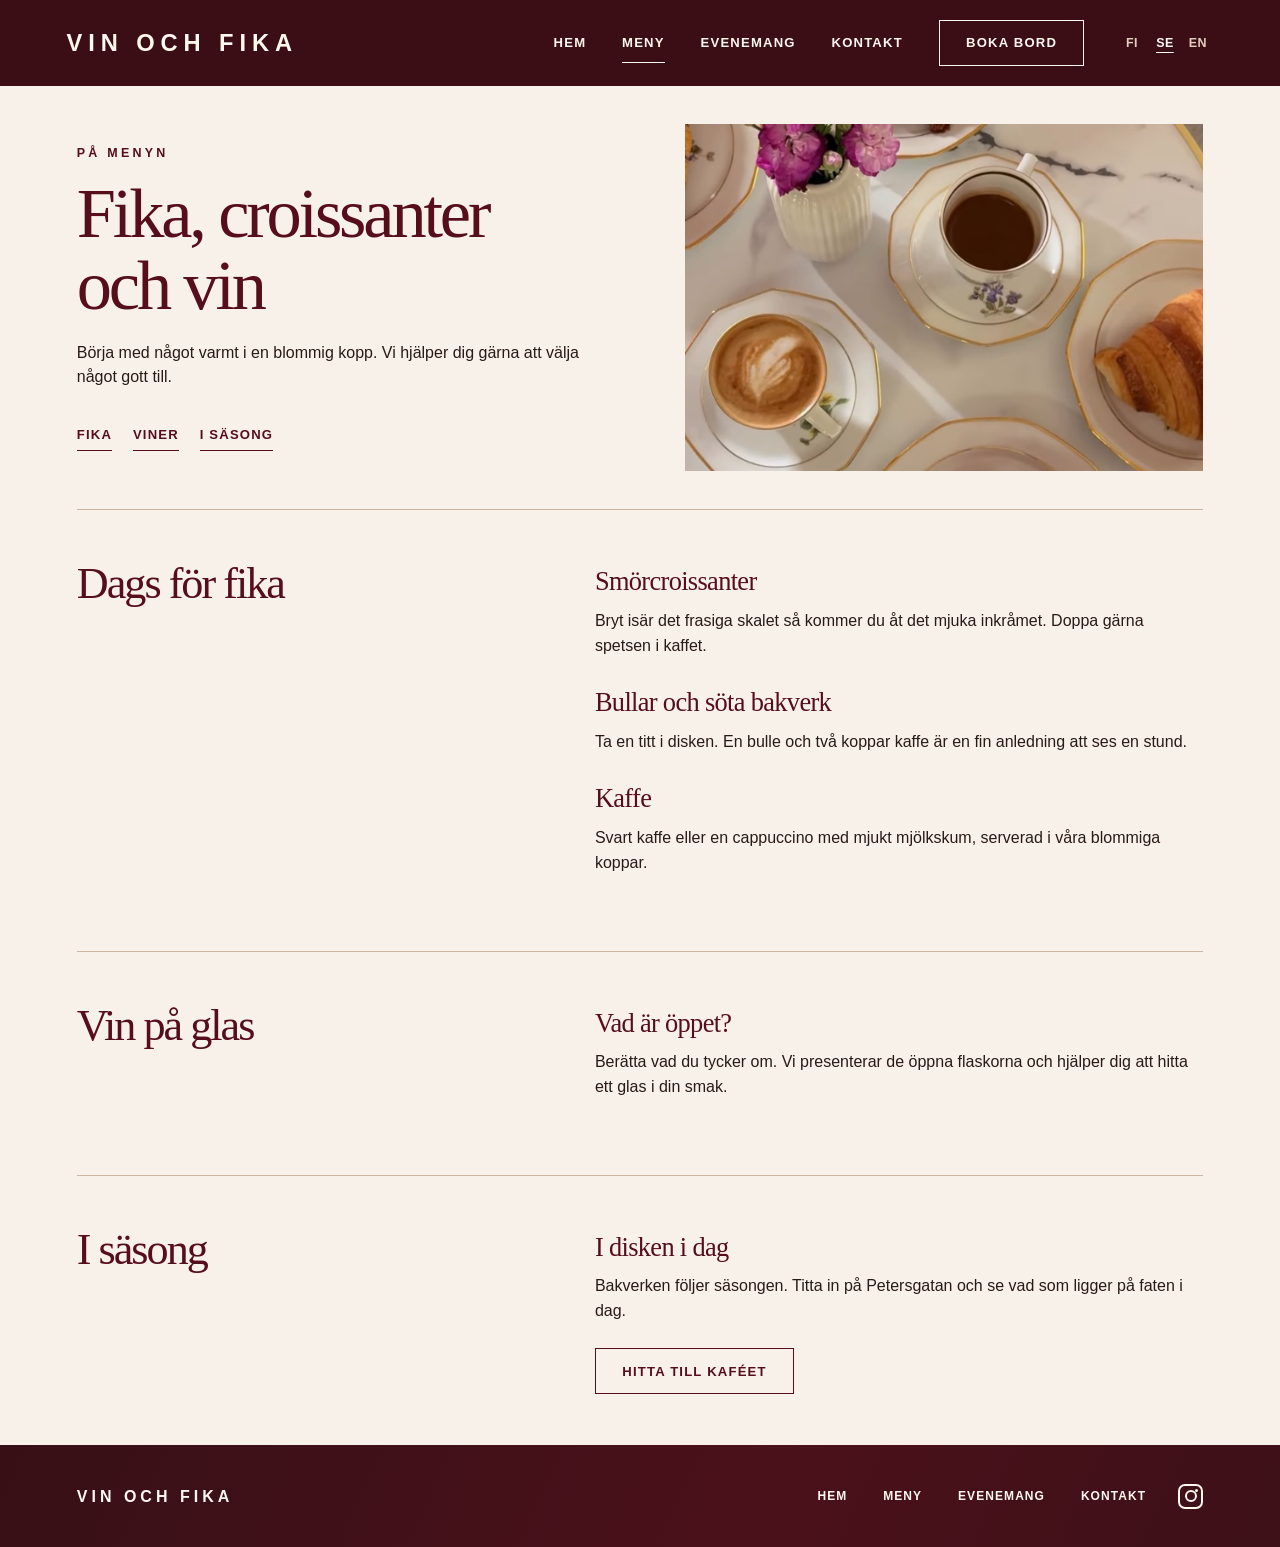
<file: menu.sv.html>
<!doctype html>
<html lang="sv">
<head>
  <meta charset="utf-8">
  <meta name="viewport" content="width=device-width, initial-scale=1">
  <meta name="theme-color" content="#451018">
  <meta name="description" content="Croissanter, bullar, kaffe och vin på glas hos Vin Och Fika.">
  <title>Vår meny | Vin Och Fika</title>
  <link rel="icon" href="images/croissant-icon.png">
  <link rel="stylesheet" href="site.css">
  <script defer src="site.js"></script>
<link rel="alternate" hreflang="fi" href="menu.fi.html"><link rel="alternate" hreflang="sv" href="menu.sv.html"><link rel="alternate" hreflang="en" href="menu.html"></head>
<body class="menu-page">
<a class="skip" href="#main">Hoppa till innehållet</a>
<header class="header">
  <a class="brand" href="index.sv.html">Vin Och Fika</a>
  <button class="nav-toggle" type="button" aria-expanded="false" aria-controls="navigation" aria-label="Öppna menyn" data-open-label="Öppna menyn" data-close-label="Stäng menyn"><span></span><span></span><span></span></button>
  <nav id="navigation" aria-label="Huvudmeny">
    <a href="index.sv.html">Hem</a><a href="menu.sv.html" aria-current="page">Meny</a><a href="index.sv.html#events">Evenemang</a><a href="index.sv.html#visit">Kontakt</a>
    <a class="button" data-dialog="booking" href="https://ig.me/m/vinochfika">Boka bord</a>
  </nav>
<div class="languages" role="group" aria-label="Språk"><a href="menu.fi.html" hreflang="fi" lang="fi" aria-label="Suomi">FI</a><a href="menu.sv.html" hreflang="sv" lang="sv" aria-label="Svenska" aria-current="true">SE</a><a href="menu.html" hreflang="en" lang="en" aria-label="English">EN</a></div></header>
<main id="main" class="container">
  <section class="menu-intro"><div><p class="eyebrow">På menyn</p><h1>Fika, croissanter<br> och vin</h1><p>Börja med något varmt i en blommig kopp. Vi hjälper dig gärna att välja något gott till.</p>
    <nav class="menu-links" aria-label="Menyns avsnitt"><a class="text-link" href="#fika">Fika</a><a class="text-link" href="#wines">Viner</a><a class="text-link" href="#seasonal">I säsong</a></nav></div>
    <img src="images/coffee.png" width="610" height="408" alt="Kaffe, bakverk och blommor på kafébordet.">
  </section>
  <section class="menu-section" id="fika"><h2>Dags för fika</h2><div><h3>Smörcroissanter</h3><p>Bryt isär det frasiga skalet så kommer du åt det mjuka inkråmet. Doppa gärna spetsen i kaffet.</p><h3>Bullar och söta bakverk</h3><p>Ta en titt i disken. En bulle och två koppar kaffe är en fin anledning att ses en stund.</p><h3>Kaffe</h3><p>Svart kaffe eller en cappuccino med mjukt mjölkskum, serverad i våra blommiga koppar.</p></div></section>
  <section class="menu-section" id="wines"><h2>Vin på glas</h2><div><h3>Vad är öppet?</h3><p>Berätta vad du tycker om. Vi presenterar de öppna flaskorna och hjälper dig att hitta ett glas i din smak.</p></div></section>
  <section class="menu-section" id="seasonal"><h2>I säsong</h2><div><h3>I disken i dag</h3><p>Bakverken följer säsongen. Titta in på Petersgatan och se vad som ligger på faten i dag.</p><a href="index.sv.html#visit" class="button ink">Hitta till kaféet</a></div></section>
</main>
<footer><a class="brand" href="index.sv.html">Vin Och Fika</a><nav aria-label="Sidfotsmeny"><a href="index.sv.html">Hem</a><a href="menu.sv.html">Meny</a><a href="index.sv.html#events">Evenemang</a><a href="index.sv.html#visit">Kontakt</a></nav><a class="social" href="https://www.instagram.com/vinochfika/" aria-label="Vin Och Fika på Instagram"><span></span></a></footer>
<dialog id="booking" aria-labelledby="book-title"><button class="close" type="button" aria-label="Stäng">×</button><p class="eyebrow">Vin Och Fika</p><h2 id="book-title">Boka bord</h2><p>Skriv till oss på Instagram och berätta vilken dag och tid ni vill komma och hur många ni är. Vi bekräftar bokningen i vårt svar.</p><a class="button filled" href="https://ig.me/m/vinochfika">Skriv till oss på Instagram</a></dialog>
</body>
</html>
</file>
<file: site.css>
:root{--paper:#f8f1e9;--cream:#fff8ee;--wine:#570e1b;--dark:#3b0e15;--ink:#291a17;--line:#cab6a3;--serif:Baskerville,"Palatino Linotype","Book Antiqua",Palatino,Georgia,serif;--sans:"DM Sans","Segoe UI",Arial,sans-serif}
*{box-sizing:border-box}
html{scroll-behavior:smooth;scroll-padding-top:20px}
body{margin:0;background:var(--paper);color:var(--ink);font:1rem/1.55 var(--sans)}
a{color:inherit;text-decoration:none}
img{display:block;max-width:100%}
button,summary{cursor:pointer}
a:focus-visible,button:focus-visible,summary:focus-visible{outline:3px solid #cd884a;outline-offset:5px}
.skip{position:fixed;top:8px;left:8px;z-index:10;padding:.7rem;background:white;color:var(--wine);transform:translateY(-160%)}
.skip:focus{transform:none}
.container{width:min(88%,1230px);margin-inline:auto}
.header{position:relative;background:#2f1b14;z-index:3;inset:0 0 auto;display:flex;align-items:center;justify-content:space-between;gap:2rem;padding:clamp(16px,1.55vw,26px) 5.2%;color:var(--cream)}
.brand{white-space:nowrap;font:600 clamp(1.25rem,1.85vw,1.85rem)/1.2 var(--sans);letter-spacing:.25em;text-transform:uppercase}
.header .brand{margin-right:auto}
.languages{display:flex;gap:2px;align-items:center}.languages a{display:grid;place-items:center;min-width:31px;min-height:36px;font:600 .78rem/1 var(--sans);letter-spacing:.04em;color:#e3cdbf}.languages a[aria-current],.languages a:hover{color:var(--cream);text-decoration:underline;text-underline-offset:.4em}
.header nav,footer nav{display:flex;align-items:center;gap:clamp(1rem,2.8vw,3rem)}
.header nav>a,footer nav>a,.button,.text-link{font:600 .82rem/1.3 var(--sans);letter-spacing:.09em;text-transform:uppercase}
.header nav>a:not(.button),footer nav>a{position:relative;padding-block:.7rem}
.header nav>a:not(.button)::after,footer nav>a::after{content:"";position:absolute;inset:auto 0 0;height:1px;background:currentColor;transform:scaleX(0);transition:transform .2s}
.header nav>a[aria-current]::after,.header nav>a:hover::after,footer nav>a:hover::after{transform:scaleX(1)}
.button{min-height:45px;display:inline-flex;align-items:center;justify-content:center;text-align:center;padding:.85rem 1.65rem;border:1px solid currentColor;background:transparent;transition:background .2s,color .2s,border-color .2s}
.button:hover{background:var(--cream);color:var(--wine);border-color:var(--cream)}
.button.solid,.button.filled{color:var(--cream);background:var(--wine)}
.button.solid{border-color:var(--cream)}
.button.filled{border-color:var(--wine)}
.button.solid:hover,.button.filled:hover{background:#77192a}
.button.ink{color:var(--wine)}
.button.ink:hover{color:var(--cream);background:var(--wine);border-color:var(--wine)}
.nav-toggle,.down{display:none}
.hero{width:100%;position:relative;isolation:isolate;overflow:hidden;display:flex;align-items:center;aspect-ratio:1672/941;min-height:470px;color:var(--cream);background:#2d180e}
.hero-art,.hero-art::after{position:absolute;inset:0}
.hero-art{z-index:-1;overflow:hidden}
.hero-art>img{width:100%;height:100%;object-fit:cover;object-position:69% center}
.hero-art::after{content:"";background:linear-gradient(90deg,rgba(22,11,5,.62),rgba(26,13,5,.43) 37%,transparent 62%)}
.hero-copy{position:relative;margin:2rem 0 2rem 7.3%;max-width:49%}
h1,h2,h3,figcaption{font-family:var(--serif);font-weight:400}
.hero h1{margin:0;font-size:clamp(3rem,5.15vw,5.8rem);line-height:1.055;letter-spacing:-.045em}
.hero h1 span,.hero h1 em{display:block}
.hero h1 em{font-weight:400}
.fine-rule{width:clamp(48px,5.1vw,80px);height:1px;background:#e1c6a3;margin:clamp(20px,2.1vw,36px) 0}
.hero-copy>p{margin:0;max-width:19em;font:400 clamp(1.15rem,1.6vw,1.55rem)/1.45 var(--sans);text-wrap:pretty}
.actions{display:flex;flex-wrap:wrap;gap:1rem;margin-top:clamp(25px,3vw,50px)}
.actions .button{min-width:clamp(135px,12vw,190px);padding-block:1rem}
.highlights{display:grid;grid-template-columns:repeat(4,1fr);padding:clamp(24px,2.9vw,44px) max(5%,calc((100% - 1320px)/2));background:#f3ebe2;border-bottom:1px solid #eadfd3;color:var(--wine)}
.highlights a{display:flex;flex-direction:column;align-items:center;justify-content:center;gap:.65rem;text-align:center;line-height:1.45;font-size:clamp(.78rem,1vw,.98rem);font-weight:600;letter-spacing:.15em;text-transform:uppercase}
.highlights a+a{border-left:1px solid #c9a991}
.highlights img{height:clamp(38px,3.7vw,55px);width:auto;mix-blend-mode:multiply;transition:transform .2s}
.highlights a:hover img{transform:translateY(-3px)}
.about{display:grid;grid-template-columns:.77fr 1fr 1fr;align-items:center;gap:clamp(24px,3vw,54px);padding-block:clamp(35px,4.5vw,80px)}
.study{width:100%;height:auto;mix-blend-mode:multiply}
.about-table,.about-table img{display:block;width:100%;height:auto}
.eyebrow{margin:0 0 1rem;color:var(--wine);font-weight:700;font-size:.78rem;letter-spacing:.26em;line-height:1.45;text-transform:uppercase}
h2{color:var(--wine);font-size:clamp(2.1rem,3.45vw,3.65rem);line-height:1.06;letter-spacing:-.045em;margin:0 0 1.2rem}
.story-copy>p:not(.eyebrow),.menu-feature p:not(.eyebrow),.events p:not(.eyebrow){margin:0 0 1.4rem;max-width:33em}
.text-link{display:inline-block;color:var(--wine);list-style:none;padding:.45rem 0;border-bottom:1px solid}
.text-link::-webkit-details-marker{display:none}
summary.text-link::after{content:"+";margin-left:.8rem;font:1.15rem/1 var(--serif)}
details[open]>summary.text-link::after{content:"−"}
.menu-feature{border-top:1px solid var(--line);display:grid;grid-template-columns:1fr 1.08fr;gap:7%;align-items:center;padding:clamp(35px,4vw,70px) 0 1.5rem}
.menu-feature img,.room img,.event-inner img{width:100%;height:auto}
.room{margin-block:0}
.room>img{max-height:560px;object-fit:cover}
.room figcaption{display:flex;align-items:center;justify-content:center;gap:clamp(1.25rem,4vw,4rem);text-align:center;color:var(--wine);font-style:italic;font-size:clamp(1.6rem,2.9vw,3rem);line-height:1.15;letter-spacing:-.03em;padding:clamp(30px,4vw,65px) 0}
.room figcaption::before,.room figcaption::after{content:"";width:6.5%;height:1px;background:#aa7566}
.events,footer{background:linear-gradient(115deg,#371016,#4b111a 60%,#3d1017);color:var(--cream)}
.event-inner{display:grid;grid-template-columns:1.15fr 1fr;align-items:center;gap:3rem;padding-block:clamp(20px,2.5vw,42px)}
.events h2,.events .eyebrow{color:var(--cream)}
@media(min-width:721px){
  .event-inner img{grid-column:1;grid-row:1;mask-image:linear-gradient(270deg,transparent,#000 15%)}
  .event-inner>div{grid-column:2;grid-row:1}
}
.visit{padding-block:clamp(40px,5vw,85px);display:grid;grid-template-columns:minmax(235px,.85fr) minmax(0,1.75fr);align-items:center;gap:5%}
.visit h2{font-size:clamp(1.9rem,2.8vw,3.2rem)}
.visit h2 em{font-size:.85em}
.hours{margin:0}
.hours div{display:flex;align-items:baseline;justify-content:space-between;gap:.5rem;max-width:22rem}
.hours dd{margin:0}
.map{min-width:0}.map iframe{display:block;width:100%;height:clamp(335px,31vw,475px);border:1px solid var(--line);background:#ede5dc}.map .text-link{margin-top:.45rem}
footer nav{margin-left:auto}
.social{width:25px;height:25px;border:2px solid currentColor;border-radius:7px;position:relative;display:grid;place-items:center;flex-shrink:0}
.social span{width:12px;height:12px;border:2px solid currentColor;border-radius:50%}
.social::after{content:"";position:absolute;background:currentColor;width:3px;height:3px;border-radius:50%;right:3px;top:3px}
footer{padding:2rem 6%;display:flex;justify-content:space-between;align-items:center;gap:2rem}
footer .brand{font-size:1rem}
footer nav>a{font-size:.75rem}
dialog{width:min(92vw,490px);padding:clamp(32px,5vw,55px);background:var(--paper);border:1px solid var(--line);color:var(--ink);overflow:auto}
dialog::backdrop{background:#1a0c0ac4}
dialog h2{font-size:2.7rem}
dialog .button{margin-top:1rem}
.close{position:absolute;right:.6rem;top:.45rem;color:var(--wine);background:transparent;border:0;width:40px;height:40px;font:1.8rem/1 var(--sans)}
body:has(dialog[open]){overflow:hidden}
.menu-page .header{position:relative;background:var(--dark)}
.menu-intro{display:grid;grid-template-columns:1fr 1fr;align-items:center;gap:8%;padding-block:clamp(20px,3vw,42px)}
.menu-intro h1{font-size:clamp(3.2rem,5.5vw,6rem);line-height:1.02;letter-spacing:-.045em;color:var(--wine);margin:0 0 1.2rem}
.menu-intro>img{width:100%;height:auto}
.menu-links{display:flex;flex-wrap:wrap;gap:.7rem 1.3rem;margin-top:1.8rem}
.menu-section{padding-block:clamp(32px,4vw,65px);border-top:1px solid var(--line);display:grid;grid-template-columns:1fr 1.35fr;gap:6%}
.menu-section h3{font-size:1.65rem;color:var(--wine);letter-spacing:-.025em;margin:0}
.menu-section p{margin:.4rem 0 1.5rem}
@media(min-width:1650px){.hero-copy{margin-left:max(7.3%,calc((100% - 1400px)/2))}}
@media(max-width:950px){.header{gap:1rem;padding-inline:4%}.header nav{gap:1.25rem}.header nav>a{font-size:.72rem}.header .button{padding:.65rem 1rem}.hero{min-height:480px}.hero-copy{margin-left:6%}.hero-copy>p{max-width:17em}.about{grid-template-columns:.65fr 1fr 1fr;gap:1.25rem}.visit{gap:3%}.hours{font-size:.9rem}}
@media(max-width:1024px){
  .header{padding:22px 6%;align-items:center}.brand{font-size:1.02rem;letter-spacing:.18em}
  .header{gap:.45rem}.nav-toggle{order:3}.languages{order:2}.languages a{min-width:28px}.nav-toggle{display:grid;gap:5px;align-content:center;justify-content:center;margin:-7px -7px -7px 0;width:42px;height:42px;border:0;background:transparent;color:inherit}
  .nav-toggle span{width:22px;height:1px;background:currentColor}
  .header nav{display:none;position:absolute;inset:100% 0 auto;background:#381119;padding:1.3rem 6% 1.8rem;box-shadow:0 12px 20px #210e132d}
  .header.nav-open{background:#381119}.header.nav-open nav{display:flex;align-items:stretch;flex-direction:column;gap:.3rem}.header nav>a{font-size:.88rem}.header nav .button{align-self:flex-start;margin-top:.5rem}
}
@media(max-width:720px){
  .container{width:88%}
  .hero{display:block;aspect-ratio:auto;min-height:0;background:#30190f}
  .hero-art{position:relative;height:max(330px,100vw)}
  /* The photographed arch peaks at x=1161 in the 1672px original. */
  .hero-art>img{position:absolute;top:0;left:50%;width:auto;height:100%;max-width:none;transform:translateX(-69.4378%)}
  .hero-art::after{background:linear-gradient(0deg,#30190f,transparent 8%)}
  .hero-copy{margin:0;max-width:none;padding:.75rem 8% 0}
  .hero h1{font-size:clamp(2.55rem,9.4vw,3.6rem);line-height:1.03;letter-spacing:-.045em}
  .hero-copy>p{font-size:1.15rem;max-width:26em;margin-top:1.05rem}
  .fine-rule{display:none}
  .actions{margin-top:1.45rem;gap:.65rem}.actions .button{min-width:0;flex:1;padding:.78rem .5rem;font-size:.74rem}
  .down{display:block;width:44px;height:44px;position:relative;margin:3px auto 9px}.down::after{content:"";width:14px;height:14px;border:solid var(--cream);border-width:0 1px 1px 0;transform:rotate(45deg);position:absolute;left:15px;top:8px}
  .highlights{grid-template-columns:1fr;padding:1.15rem 8%;gap:.2rem}
  .highlights a{flex-direction:row;gap:1.5rem;justify-content:flex-start;text-align:left;min-height:49px;font-size:.77rem;letter-spacing:.105em}
  .highlights img{width:50px;height:38px;object-fit:contain}.highlights a+a{border:0}.highlights span br{display:none}.highlights span br::after{content:" "}
  .about{grid-template-columns:1fr 1.75fr;gap:1rem;padding-block:2.5rem}
  .about-table{grid-column:1/-1;grid-row:1;margin-bottom:1rem}.about-table img{aspect-ratio:1.65;object-fit:cover}
  .story-copy h2{font-size:clamp(1.65rem,5.4vw,2.3rem)}.story-copy .eyebrow{font-size:.65rem}.story-copy p:not(.eyebrow){font-size:.94rem}
  .menu-feature,.menu-intro,.menu-section{grid-template-columns:1fr;gap:1.25rem}.menu-feature{padding:2rem 0 1rem}.menu-intro{padding-block:1.5rem}
  .menu-feature img{aspect-ratio:1.52;object-fit:cover}
  .room figcaption{gap:.75rem;font-size:1.45rem}.room figcaption br{display:none}
  .event-inner{grid-template-columns:1fr;gap:1.4rem}.event-inner img{max-height:260px;object-fit:cover;mask-image:none}
  .visit{grid-template-columns:1.3fr 1fr;gap:1.2rem}.visit h2{font-size:1.75rem}.hours div{display:block}.hours div+div{margin-top:.3rem}.hours dt{font-weight:600}.visit{grid-template-columns:1fr}.map iframe{height:clamp(320px,85vw,420px)}.hours div{display:flex}
  footer{display:grid;grid-template-columns:1fr auto;align-items:center;gap:1rem}footer nav{grid-column:1/-1;grid-row:2;margin:0;gap:1rem;flex-wrap:wrap}footer .social{grid-column:2;grid-row:1}
}
@media(max-width:370px){.about{grid-template-columns:1fr}.study{width:60%;justify-self:center}.about-table{grid-column:auto}.button{font-size:.72rem}}
@media(prefers-reduced-motion:reduce){html{scroll-behavior:auto}*,*::before,*::after{transition:none!important}}

@media(max-width:400px){.header{padding-inline:4%}.header .brand{font-size:.9rem}.menu-intro h1{font-size:clamp(2.4rem,10vw,3.2rem)}}
</file>
